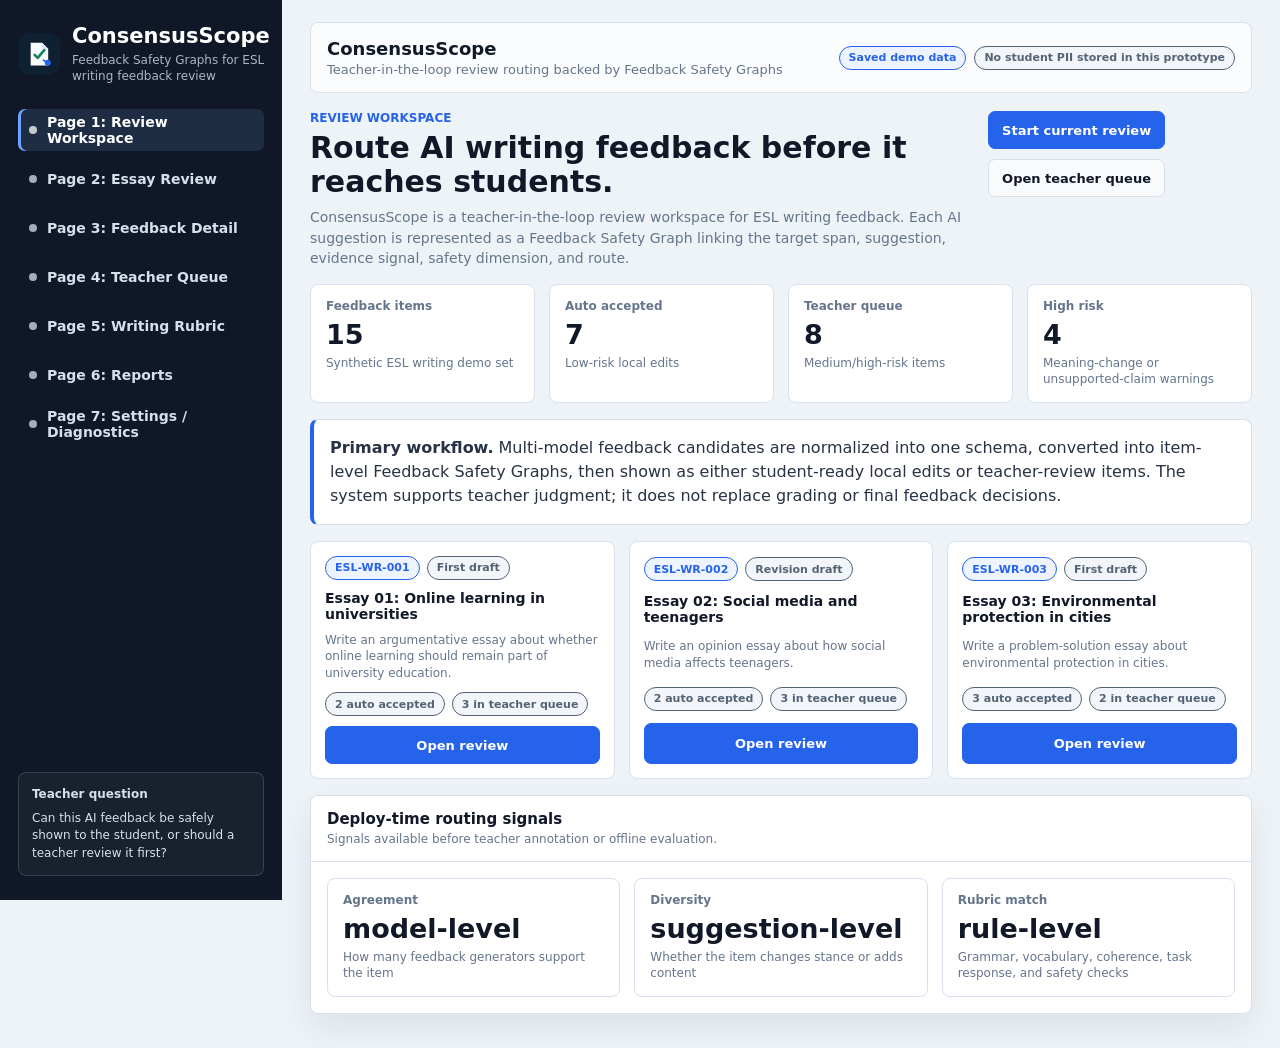
<file: ui_prototype/index.html>
<!doctype html>
<html lang="en">
<head>
  <meta charset="utf-8">
  <meta name="viewport" content="width=device-width, initial-scale=1">
  <title>ConsensusScope UI Prototype</title>
  <link rel="stylesheet" href="styles.css">
</head>
<body>
  <div class="app-shell">
    <aside class="sidebar" aria-label="Primary navigation">
      <div class="brand">
        <img class="brand__logo" src="assets/placeholder-logo.svg" alt="">
        <div>
          <div class="brand__name">ConsensusScope</div>
          <div class="brand__tagline">Feedback Safety Graphs for ESL writing feedback review</div>
        </div>
      </div>

      <nav class="side-nav" id="sideNav" aria-label="Prototype pages"></nav>

      <div class="sidebar-note">
        <strong>Teacher question</strong>
        <span>Can this AI feedback be safely shown to the student, or should a teacher review it first?</span>
      </div>
    </aside>

    <main class="main">
      <header class="top-header">
        <div>
          <div class="product-name">ConsensusScope</div>
          <div class="product-subtitle">Teacher-in-the-loop review routing backed by Feedback Safety Graphs</div>
        </div>
        <div class="top-status">
          <span class="pill pill--blue">Saved demo data</span>
          <span class="pill pill--neutral">No student PII stored in this prototype</span>
        </div>
      </header>

      <section id="viewRoot" class="view-root" aria-live="polite"></section>
    </main>
  </div>

  <div id="toast" class="toast" role="status" aria-live="polite"></div>

  <script src="app.js"></script>
</body>
</html>
</file>
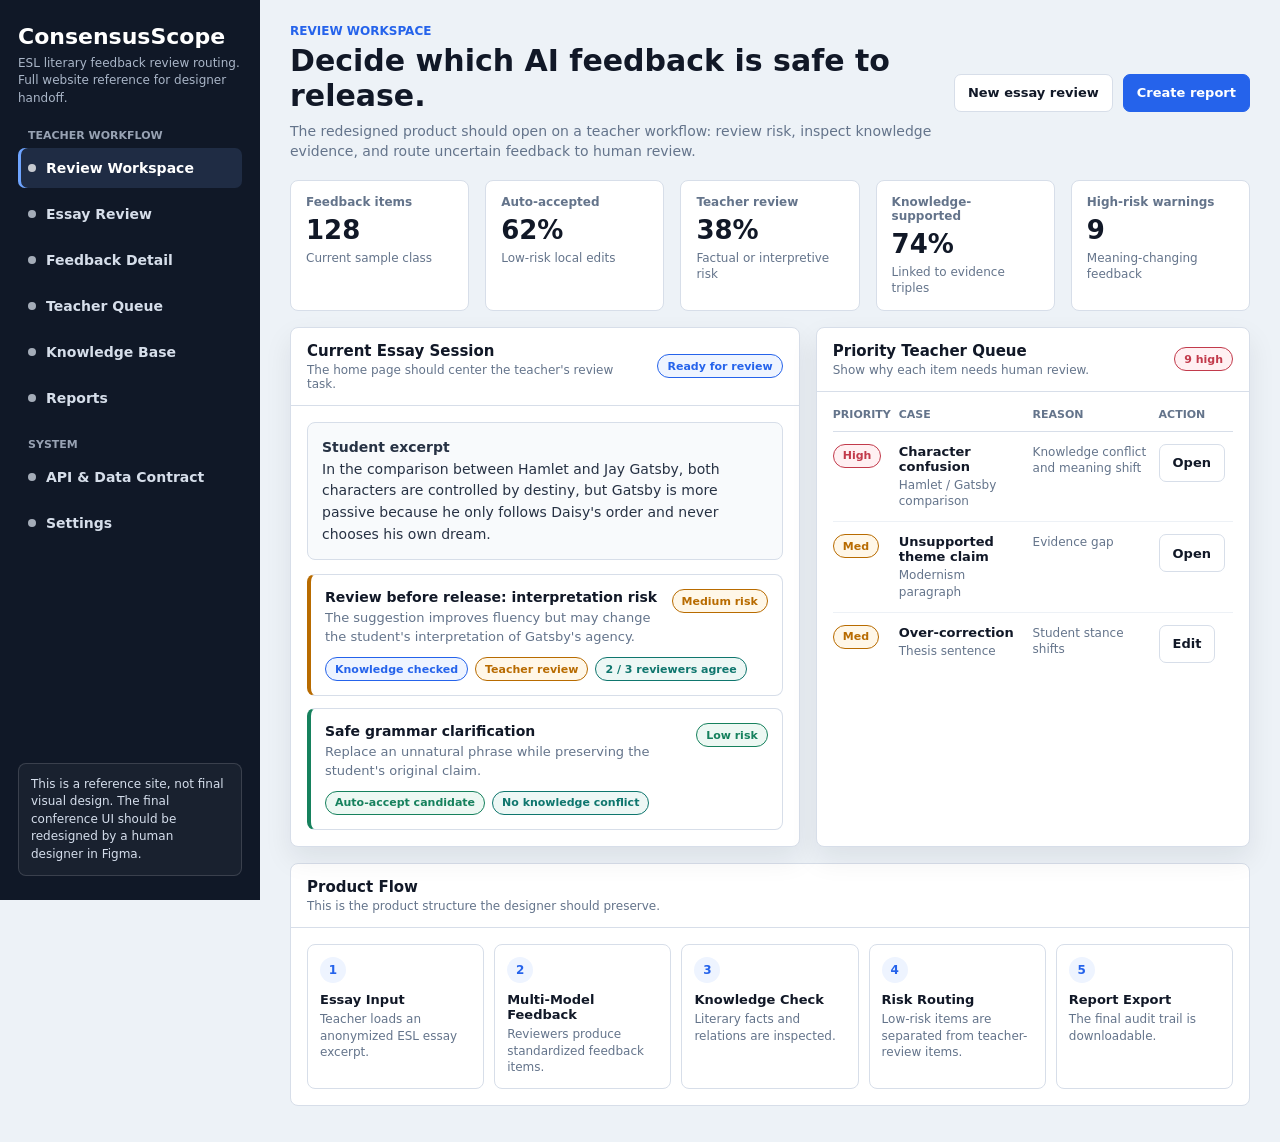
<file: docs/designer_handoff/website/index.html>
<!doctype html>
<html lang="en">
<head>
  <meta charset="utf-8">
  <meta name="viewport" content="width=device-width, initial-scale=1">
  <title>ConsensusScope | Review Workspace</title>
  <link rel="stylesheet" href="assets/css/styles.css">
</head>
<body data-page="workspace">
  <div class="mobile-top"><strong>ConsensusScope</strong><button data-menu>Menu</button></div>
  <div class="shell">
    <aside class="sidebar">
      <div class="brand">
        <div class="brand__name">ConsensusScope</div>
        <div class="brand__meta">ESL literary feedback review routing. Full website reference for designer handoff.</div>
      </div>
      <nav class="nav">
        <div class="nav__group">
          <div class="nav__label">Teacher Workflow</div>
          <a class="nav__link" data-nav="workspace" href="index.html">Review Workspace</a>
          <a class="nav__link" data-nav="essay" href="essay-review.html">Essay Review</a>
          <a class="nav__link" data-nav="detail" href="feedback-detail.html">Feedback Detail</a>
          <a class="nav__link" data-nav="queue" href="teacher-queue.html">Teacher Queue</a>
          <a class="nav__link" data-nav="knowledge" href="knowledge-base.html">Knowledge Base</a>
          <a class="nav__link" data-nav="reports" href="reports.html">Reports</a>
        </div>
        <div class="nav__group">
          <div class="nav__label">System</div>
          <a class="nav__link" data-nav="interface" href="interface.html">API & Data Contract</a>
          <a class="nav__link" data-nav="settings" href="settings.html">Settings</a>
        </div>
      </nav>
      <div class="sidebar-note">This is a reference site, not final visual design. The final conference UI should be redesigned by a human designer in Figma.</div>
    </aside>

    <main class="content">
      <header class="topbar">
        <div>
          <div class="eyebrow">Review Workspace</div>
          <h1 class="page-title">Decide which AI feedback is safe to release.</h1>
          <p class="page-copy">The redesigned product should open on a teacher workflow: review risk, inspect knowledge evidence, and route uncertain feedback to human review.</p>
        </div>
        <div class="actions">
          <a class="button" href="essay-review.html">New essay review</a>
          <a class="button primary" href="reports.html">Create report</a>
        </div>
      </header>

      <section class="grid five">
        <div class="metric"><div class="metric__label">Feedback items</div><div class="metric__value">128</div><div class="metric__note">Current sample class</div></div>
        <div class="metric"><div class="metric__label">Auto-accepted</div><div class="metric__value">62%</div><div class="metric__note">Low-risk local edits</div></div>
        <div class="metric"><div class="metric__label">Teacher review</div><div class="metric__value">38%</div><div class="metric__note">Factual or interpretive risk</div></div>
        <div class="metric"><div class="metric__label">Knowledge-supported</div><div class="metric__value">74%</div><div class="metric__note">Linked to evidence triples</div></div>
        <div class="metric"><div class="metric__label">High-risk warnings</div><div class="metric__value">9</div><div class="metric__note">Meaning-changing feedback</div></div>
      </section>

      <section class="grid two" style="margin-top:16px;">
        <article class="panel shadow">
          <div class="panel__header">
            <div><div class="panel__title">Current Essay Session</div><div class="panel__sub">The home page should center the teacher's review task.</div></div>
            <span class="chip blue">Ready for review</span>
          </div>
          <div class="panel__body">
            <div class="essay-box">
              <strong>Student excerpt</strong><br>
              In the comparison between Hamlet and Jay Gatsby, both characters are controlled by destiny, but Gatsby is more passive because he only follows Daisy's order and never chooses his own dream.
            </div>
            <div class="feedback-list">
              <div class="feedback-card medium">
                <div class="feedback-head">
                  <div><div class="feedback-title">Review before release: interpretation risk</div><div class="feedback-copy">The suggestion improves fluency but may change the student's interpretation of Gatsby's agency.</div></div>
                  <span class="chip amber">Medium risk</span>
                </div>
                <div class="chip-row"><span class="chip blue">Knowledge checked</span><span class="chip amber">Teacher review</span><span class="chip teal">2 / 3 reviewers agree</span></div>
              </div>
              <div class="feedback-card low">
                <div class="feedback-head">
                  <div><div class="feedback-title">Safe grammar clarification</div><div class="feedback-copy">Replace an unnatural phrase while preserving the student's original claim.</div></div>
                  <span class="chip green">Low risk</span>
                </div>
                <div class="chip-row"><span class="chip green">Auto-accept candidate</span><span class="chip teal">No knowledge conflict</span></div>
              </div>
            </div>
          </div>
        </article>

        <aside class="panel shadow">
          <div class="panel__header">
            <div><div class="panel__title">Priority Teacher Queue</div><div class="panel__sub">Show why each item needs human review.</div></div>
            <span class="chip red">9 high</span>
          </div>
          <div class="panel__body">
            <table>
              <thead><tr><th>Priority</th><th>Case</th><th>Reason</th><th>Action</th></tr></thead>
              <tbody>
                <tr><td><span class="chip red">High</span></td><td><div class="row-title">Character confusion</div><div class="row-sub">Hamlet / Gatsby comparison</div></td><td class="row-sub">Knowledge conflict and meaning shift</td><td><a class="button" href="feedback-detail.html">Open</a></td></tr>
                <tr><td><span class="chip amber">Med</span></td><td><div class="row-title">Unsupported theme claim</div><div class="row-sub">Modernism paragraph</div></td><td class="row-sub">Evidence gap</td><td><a class="button" href="teacher-queue.html">Open</a></td></tr>
                <tr><td><span class="chip amber">Med</span></td><td><div class="row-title">Over-correction</div><div class="row-sub">Thesis sentence</div></td><td class="row-sub">Student stance shifts</td><td><a class="button" href="feedback-detail.html">Edit</a></td></tr>
              </tbody>
            </table>
          </div>
        </aside>
      </section>

      <section class="panel" style="margin-top:16px;">
        <div class="panel__header">
          <div><div class="panel__title">Product Flow</div><div class="panel__sub">This is the product structure the designer should preserve.</div></div>
        </div>
        <div class="panel__body">
          <div class="flow">
            <div class="flow-step"><div class="flow-step__num">1</div><div class="flow-step__title">Essay Input</div><div class="flow-step__copy">Teacher loads an anonymized ESL essay excerpt.</div></div>
            <div class="flow-step"><div class="flow-step__num">2</div><div class="flow-step__title">Multi-Model Feedback</div><div class="flow-step__copy">Reviewers produce standardized feedback items.</div></div>
            <div class="flow-step"><div class="flow-step__num">3</div><div class="flow-step__title">Knowledge Check</div><div class="flow-step__copy">Literary facts and relations are inspected.</div></div>
            <div class="flow-step"><div class="flow-step__num">4</div><div class="flow-step__title">Risk Routing</div><div class="flow-step__copy">Low-risk items are separated from teacher-review items.</div></div>
            <div class="flow-step"><div class="flow-step__num">5</div><div class="flow-step__title">Report Export</div><div class="flow-step__copy">The final audit trail is downloadable.</div></div>
          </div>
        </div>
      </section>
    </main>
  </div>
  <script src="assets/js/app.js"></script>
</body>
</html>
</file>
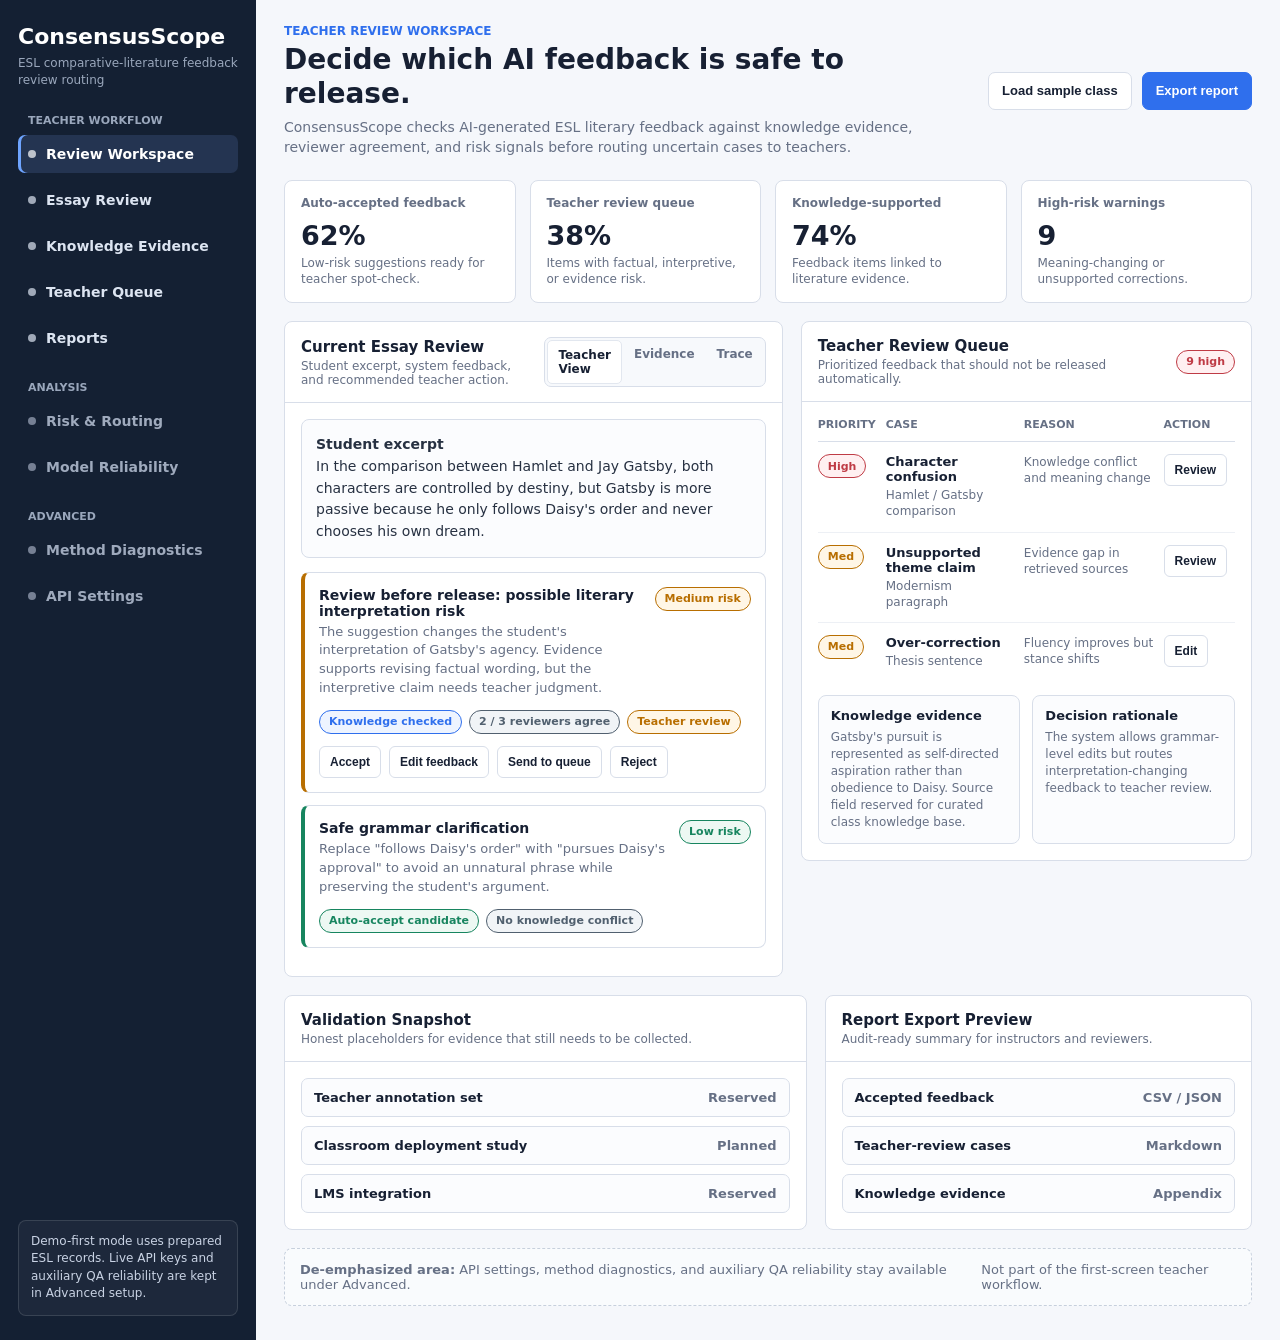
<file: docs/ui_mockup_esl_reference.html>
<!doctype html>
<html lang="en">
<head>
  <meta charset="utf-8">
  <meta name="viewport" content="width=device-width, initial-scale=1">
  <title>ConsensusScope ESL UI Reference</title>
  <style>
    :root {
      --ink: #172033;
      --muted: #667085;
      --line: #d8dee9;
      --bg: #f5f7fb;
      --panel: #ffffff;
      --nav: #142033;
      --nav-muted: #9aa7bc;
      --blue: #2f6fed;
      --green: #17855f;
      --amber: #b86e00;
      --red: #bf3b45;
      --slate: #51606f;
    }

    * {
      box-sizing: border-box;
    }

    body {
      margin: 0;
      min-height: 100vh;
      background: var(--bg);
      color: var(--ink);
      font-family: Inter, ui-sans-serif, system-ui, -apple-system, BlinkMacSystemFont, "Segoe UI", sans-serif;
      letter-spacing: 0;
    }

    .app {
      display: grid;
      grid-template-columns: 256px minmax(0, 1fr);
      min-height: 100vh;
    }

    .sidebar {
      background: var(--nav);
      color: #fff;
      padding: 24px 18px;
      display: flex;
      flex-direction: column;
      gap: 24px;
    }

    .brand {
      display: grid;
      gap: 6px;
    }

    .brand-name {
      font-size: 22px;
      font-weight: 760;
    }

    .brand-subtitle {
      color: var(--nav-muted);
      font-size: 12px;
      line-height: 1.45;
    }

    .nav-section {
      display: grid;
      gap: 8px;
    }

    .nav-label {
      color: var(--nav-muted);
      font-size: 11px;
      text-transform: uppercase;
      font-weight: 700;
      padding: 0 10px;
    }

    .nav-item {
      height: 38px;
      display: flex;
      align-items: center;
      gap: 10px;
      border-radius: 7px;
      padding: 0 10px;
      color: #dce4f1;
      font-size: 14px;
      font-weight: 560;
    }

    .nav-item.active {
      background: #243451;
      color: #ffffff;
      box-shadow: inset 3px 0 0 #6ea4ff;
    }

    .nav-item.subtle {
      color: #9faabd;
    }

    .nav-dot {
      width: 8px;
      height: 8px;
      border-radius: 999px;
      background: currentColor;
      opacity: 0.7;
      flex: 0 0 auto;
    }

    .side-note {
      margin-top: auto;
      border: 1px solid rgba(255, 255, 255, 0.12);
      border-radius: 8px;
      padding: 12px;
      color: #c9d3e4;
      font-size: 12px;
      line-height: 1.45;
      background: rgba(255, 255, 255, 0.04);
    }

    .main {
      min-width: 0;
      padding: 24px 28px 34px;
    }

    .topbar {
      display: flex;
      align-items: center;
      justify-content: space-between;
      gap: 18px;
      margin-bottom: 22px;
    }

    .eyebrow {
      color: var(--blue);
      font-size: 12px;
      font-weight: 750;
      text-transform: uppercase;
      margin-bottom: 5px;
    }

    h1 {
      font-size: 28px;
      line-height: 1.2;
      margin: 0;
      font-weight: 760;
    }

    .top-copy {
      margin: 7px 0 0;
      color: var(--muted);
      font-size: 14px;
      max-width: 780px;
      line-height: 1.45;
    }

    .top-actions {
      display: flex;
      gap: 10px;
      align-items: center;
    }

    .button {
      height: 38px;
      border-radius: 7px;
      border: 1px solid var(--line);
      background: var(--panel);
      color: var(--ink);
      padding: 0 13px;
      font-weight: 650;
      font-size: 13px;
      display: inline-flex;
      align-items: center;
      gap: 8px;
      white-space: nowrap;
    }

    .button.primary {
      background: var(--blue);
      border-color: var(--blue);
      color: #fff;
    }

    .kpi-grid {
      display: grid;
      grid-template-columns: repeat(4, minmax(0, 1fr));
      gap: 14px;
      margin-bottom: 18px;
    }

    .kpi {
      background: var(--panel);
      border: 1px solid var(--line);
      border-radius: 8px;
      padding: 15px 16px;
      min-height: 104px;
    }

    .kpi-label {
      color: var(--muted);
      font-size: 12px;
      font-weight: 680;
      margin-bottom: 10px;
    }

    .kpi-value {
      font-size: 27px;
      font-weight: 780;
      margin-bottom: 4px;
    }

    .kpi-help {
      color: var(--muted);
      font-size: 12px;
      line-height: 1.35;
    }

    .workspace {
      display: grid;
      grid-template-columns: minmax(0, 1.05fr) minmax(390px, 0.95fr);
      gap: 18px;
      align-items: start;
    }

    .panel {
      background: var(--panel);
      border: 1px solid var(--line);
      border-radius: 8px;
      overflow: hidden;
    }

    .panel-header {
      padding: 15px 16px;
      border-bottom: 1px solid var(--line);
      display: flex;
      align-items: center;
      justify-content: space-between;
      gap: 12px;
    }

    .panel-title {
      font-size: 15px;
      font-weight: 760;
    }

    .panel-subtitle {
      margin-top: 3px;
      color: var(--muted);
      font-size: 12px;
    }

    .panel-body {
      padding: 16px;
    }

    .tabs {
      display: inline-flex;
      gap: 2px;
      border: 1px solid var(--line);
      border-radius: 7px;
      padding: 2px;
      background: #f7f9fc;
    }

    .tab {
      border-radius: 5px;
      padding: 7px 10px;
      font-size: 12px;
      color: var(--muted);
      font-weight: 650;
    }

    .tab.active {
      background: #ffffff;
      color: var(--ink);
      border: 1px solid #e2e7ef;
    }

    .essay-box {
      border: 1px solid var(--line);
      border-radius: 8px;
      padding: 14px;
      background: #fbfcfe;
      line-height: 1.55;
      font-size: 14px;
      color: #273142;
      margin-bottom: 14px;
    }

    .feedback-card {
      border: 1px solid var(--line);
      border-radius: 8px;
      padding: 14px;
      margin-bottom: 12px;
      display: grid;
      gap: 12px;
    }

    .feedback-card.review {
      border-left: 4px solid var(--amber);
    }

    .feedback-card.accept {
      border-left: 4px solid var(--green);
    }

    .feedback-top {
      display: flex;
      align-items: flex-start;
      justify-content: space-between;
      gap: 12px;
    }

    .feedback-title {
      font-weight: 730;
      font-size: 14px;
      margin-bottom: 4px;
    }

    .feedback-text {
      color: var(--muted);
      font-size: 13px;
      line-height: 1.45;
    }

    .chip-row {
      display: flex;
      gap: 7px;
      flex-wrap: wrap;
      align-items: center;
    }

    .chip {
      display: inline-flex;
      align-items: center;
      height: 24px;
      border-radius: 999px;
      padding: 0 9px;
      font-size: 11px;
      font-weight: 760;
      border: 1px solid currentColor;
      background: #fff;
      white-space: nowrap;
    }

    .chip.green {
      color: var(--green);
      background: #edf8f3;
    }

    .chip.amber {
      color: var(--amber);
      background: #fff6e6;
    }

    .chip.red {
      color: var(--red);
      background: #fff0f1;
    }

    .chip.blue {
      color: var(--blue);
      background: #eef4ff;
    }

    .chip.slate {
      color: var(--slate);
      background: #f1f4f7;
    }

    .mini-actions {
      display: flex;
      gap: 8px;
      flex-wrap: wrap;
    }

    .mini-button {
      height: 32px;
      border-radius: 6px;
      padding: 0 10px;
      border: 1px solid var(--line);
      background: #ffffff;
      color: var(--ink);
      font-size: 12px;
      font-weight: 680;
    }

    .queue-table {
      width: 100%;
      border-collapse: collapse;
      font-size: 13px;
    }

    .queue-table th {
      text-align: left;
      color: var(--muted);
      font-size: 11px;
      text-transform: uppercase;
      padding: 0 10px 10px 0;
      border-bottom: 1px solid var(--line);
    }

    .queue-table td {
      vertical-align: top;
      padding: 12px 8px 12px 0;
      border-bottom: 1px solid #edf0f5;
    }

    .queue-table tr:last-child td {
      border-bottom: 0;
    }

    .queue-title {
      font-weight: 710;
      margin-bottom: 3px;
    }

    .queue-meta {
      color: var(--muted);
      font-size: 12px;
      line-height: 1.35;
    }

    .evidence-grid {
      display: grid;
      grid-template-columns: 1fr 1fr;
      gap: 12px;
      margin-top: 14px;
    }

    .evidence-card {
      border: 1px solid var(--line);
      border-radius: 8px;
      padding: 12px;
      min-height: 116px;
      background: #fbfcfe;
    }

    .evidence-title {
      font-size: 13px;
      font-weight: 760;
      margin-bottom: 6px;
    }

    .evidence-text {
      color: var(--muted);
      font-size: 12px;
      line-height: 1.42;
    }

    .lower-grid {
      display: grid;
      grid-template-columns: 1.1fr 0.9fr;
      gap: 18px;
      margin-top: 18px;
    }

    .placeholder-list {
      display: grid;
      gap: 9px;
    }

    .placeholder {
      display: flex;
      align-items: center;
      justify-content: space-between;
      gap: 12px;
      padding: 11px 12px;
      border: 1px solid var(--line);
      border-radius: 7px;
      background: #fbfcfe;
      font-size: 13px;
    }

    .placeholder span:last-child {
      color: var(--muted);
      font-weight: 650;
      white-space: nowrap;
    }

    .advanced-strip {
      margin-top: 18px;
      border: 1px dashed #c7d0dd;
      border-radius: 8px;
      padding: 13px 15px;
      color: var(--muted);
      font-size: 13px;
      display: flex;
      justify-content: space-between;
      gap: 18px;
      background: #f9fbfd;
    }

    @media (max-width: 1100px) {
      .app {
        grid-template-columns: 220px minmax(0, 1fr);
      }

      .sidebar {
        display: flex;
        padding: 20px 14px;
      }

      .brand-name {
        font-size: 18px;
      }

      .nav-item {
        font-size: 13px;
      }

      .main {
        padding: 22px 20px 30px;
      }

      .kpi-grid {
        grid-template-columns: repeat(2, minmax(0, 1fr));
      }

      .workspace,
      .lower-grid {
        grid-template-columns: 1fr;
      }

      .topbar {
        align-items: flex-start;
        flex-direction: column;
      }

      .evidence-grid {
        grid-template-columns: 1fr 1fr;
      }
    }

    @media (max-width: 760px) {
      .app {
        grid-template-columns: 1fr;
      }

      .sidebar {
        display: none;
      }

      .kpi-grid,
      .evidence-grid {
        grid-template-columns: 1fr;
      }
    }
  </style>
</head>
<body>
  <div class="app">
    <aside class="sidebar">
      <div class="brand">
        <div class="brand-name">ConsensusScope</div>
        <div class="brand-subtitle">ESL comparative-literature feedback review routing</div>
      </div>

      <nav class="nav-section" aria-label="Primary">
        <div class="nav-label">Teacher workflow</div>
        <div class="nav-item active"><span class="nav-dot"></span>Review Workspace</div>
        <div class="nav-item"><span class="nav-dot"></span>Essay Review</div>
        <div class="nav-item"><span class="nav-dot"></span>Knowledge Evidence</div>
        <div class="nav-item"><span class="nav-dot"></span>Teacher Queue</div>
        <div class="nav-item"><span class="nav-dot"></span>Reports</div>
      </nav>

      <nav class="nav-section" aria-label="Analysis">
        <div class="nav-label">Analysis</div>
        <div class="nav-item subtle"><span class="nav-dot"></span>Risk & Routing</div>
        <div class="nav-item subtle"><span class="nav-dot"></span>Model Reliability</div>
      </nav>

      <nav class="nav-section" aria-label="Advanced">
        <div class="nav-label">Advanced</div>
        <div class="nav-item subtle"><span class="nav-dot"></span>Method Diagnostics</div>
        <div class="nav-item subtle"><span class="nav-dot"></span>API Settings</div>
      </nav>

      <div class="side-note">
        Demo-first mode uses prepared ESL records. Live API keys and auxiliary QA reliability are kept in Advanced setup.
      </div>
    </aside>

    <main class="main">
      <header class="topbar">
        <div>
          <div class="eyebrow">Teacher Review Workspace</div>
          <h1>Decide which AI feedback is safe to release.</h1>
          <p class="top-copy">ConsensusScope checks AI-generated ESL literary feedback against knowledge evidence, reviewer agreement, and risk signals before routing uncertain cases to teachers.</p>
        </div>
        <div class="top-actions">
          <button class="button">Load sample class</button>
          <button class="button primary">Export report</button>
        </div>
      </header>

      <section class="kpi-grid" aria-label="Routing summary">
        <div class="kpi">
          <div class="kpi-label">Auto-accepted feedback</div>
          <div class="kpi-value">62%</div>
          <div class="kpi-help">Low-risk suggestions ready for teacher spot-check.</div>
        </div>
        <div class="kpi">
          <div class="kpi-label">Teacher review queue</div>
          <div class="kpi-value">38%</div>
          <div class="kpi-help">Items with factual, interpretive, or evidence risk.</div>
        </div>
        <div class="kpi">
          <div class="kpi-label">Knowledge-supported</div>
          <div class="kpi-value">74%</div>
          <div class="kpi-help">Feedback items linked to literature evidence.</div>
        </div>
        <div class="kpi">
          <div class="kpi-label">High-risk warnings</div>
          <div class="kpi-value">9</div>
          <div class="kpi-help">Meaning-changing or unsupported corrections.</div>
        </div>
      </section>

      <section class="workspace">
        <article class="panel">
          <div class="panel-header">
            <div>
              <div class="panel-title">Current Essay Review</div>
              <div class="panel-subtitle">Student excerpt, system feedback, and recommended teacher action.</div>
            </div>
            <div class="tabs">
              <div class="tab active">Teacher View</div>
              <div class="tab">Evidence</div>
              <div class="tab">Trace</div>
            </div>
          </div>
          <div class="panel-body">
            <div class="essay-box">
              <strong>Student excerpt</strong><br>
              In the comparison between Hamlet and Jay Gatsby, both characters are controlled by destiny, but Gatsby is more passive because he only follows Daisy's order and never chooses his own dream.
            </div>

            <div class="feedback-card review">
              <div class="feedback-top">
                <div>
                  <div class="feedback-title">Review before release: possible literary interpretation risk</div>
                  <div class="feedback-text">The suggestion changes the student's interpretation of Gatsby's agency. Evidence supports revising factual wording, but the interpretive claim needs teacher judgment.</div>
                </div>
                <span class="chip amber">Medium risk</span>
              </div>
              <div class="chip-row">
                <span class="chip blue">Knowledge checked</span>
                <span class="chip slate">2 / 3 reviewers agree</span>
                <span class="chip amber">Teacher review</span>
              </div>
              <div class="mini-actions">
                <button class="mini-button">Accept</button>
                <button class="mini-button">Edit feedback</button>
                <button class="mini-button">Send to queue</button>
                <button class="mini-button">Reject</button>
              </div>
            </div>

            <div class="feedback-card accept">
              <div class="feedback-top">
                <div>
                  <div class="feedback-title">Safe grammar clarification</div>
                  <div class="feedback-text">Replace "follows Daisy's order" with "pursues Daisy's approval" to avoid an unnatural phrase while preserving the student's argument.</div>
                </div>
                <span class="chip green">Low risk</span>
              </div>
              <div class="chip-row">
                <span class="chip green">Auto-accept candidate</span>
                <span class="chip slate">No knowledge conflict</span>
              </div>
            </div>
          </div>
        </article>

        <aside class="panel">
          <div class="panel-header">
            <div>
              <div class="panel-title">Teacher Review Queue</div>
              <div class="panel-subtitle">Prioritized feedback that should not be released automatically.</div>
            </div>
            <span class="chip red">9 high</span>
          </div>
          <div class="panel-body">
            <table class="queue-table">
              <thead>
                <tr>
                  <th>Priority</th>
                  <th>Case</th>
                  <th>Reason</th>
                  <th>Action</th>
                </tr>
              </thead>
              <tbody>
                <tr>
                  <td><span class="chip red">High</span></td>
                  <td>
                    <div class="queue-title">Character confusion</div>
                    <div class="queue-meta">Hamlet / Gatsby comparison</div>
                  </td>
                  <td class="queue-meta">Knowledge conflict and meaning change</td>
                  <td><button class="mini-button">Review</button></td>
                </tr>
                <tr>
                  <td><span class="chip amber">Med</span></td>
                  <td>
                    <div class="queue-title">Unsupported theme claim</div>
                    <div class="queue-meta">Modernism paragraph</div>
                  </td>
                  <td class="queue-meta">Evidence gap in retrieved sources</td>
                  <td><button class="mini-button">Review</button></td>
                </tr>
                <tr>
                  <td><span class="chip amber">Med</span></td>
                  <td>
                    <div class="queue-title">Over-correction</div>
                    <div class="queue-meta">Thesis sentence</div>
                  </td>
                  <td class="queue-meta">Fluency improves but stance shifts</td>
                  <td><button class="mini-button">Edit</button></td>
                </tr>
              </tbody>
            </table>

            <div class="evidence-grid">
              <div class="evidence-card">
                <div class="evidence-title">Knowledge evidence</div>
                <div class="evidence-text">Gatsby's pursuit is represented as self-directed aspiration rather than obedience to Daisy. Source field reserved for curated class knowledge base.</div>
              </div>
              <div class="evidence-card">
                <div class="evidence-title">Decision rationale</div>
                <div class="evidence-text">The system allows grammar-level edits but routes interpretation-changing feedback to teacher review.</div>
              </div>
            </div>
          </div>
        </aside>
      </section>

      <section class="lower-grid">
        <article class="panel">
          <div class="panel-header">
            <div>
              <div class="panel-title">Validation Snapshot</div>
              <div class="panel-subtitle">Honest placeholders for evidence that still needs to be collected.</div>
            </div>
          </div>
          <div class="panel-body placeholder-list">
            <div class="placeholder"><strong>Teacher annotation set</strong><span>Reserved</span></div>
            <div class="placeholder"><strong>Classroom deployment study</strong><span>Planned</span></div>
            <div class="placeholder"><strong>LMS integration</strong><span>Reserved</span></div>
          </div>
        </article>

        <article class="panel">
          <div class="panel-header">
            <div>
              <div class="panel-title">Report Export Preview</div>
              <div class="panel-subtitle">Audit-ready summary for instructors and reviewers.</div>
            </div>
          </div>
          <div class="panel-body placeholder-list">
            <div class="placeholder"><strong>Accepted feedback</strong><span>CSV / JSON</span></div>
            <div class="placeholder"><strong>Teacher-review cases</strong><span>Markdown</span></div>
            <div class="placeholder"><strong>Knowledge evidence</strong><span>Appendix</span></div>
          </div>
        </article>
      </section>

      <div class="advanced-strip">
        <span><strong>De-emphasized area:</strong> API settings, method diagnostics, and auxiliary QA reliability stay available under Advanced.</span>
        <span>Not part of the first-screen teacher workflow.</span>
      </div>
    </main>
  </div>
</body>
</html>
</file>
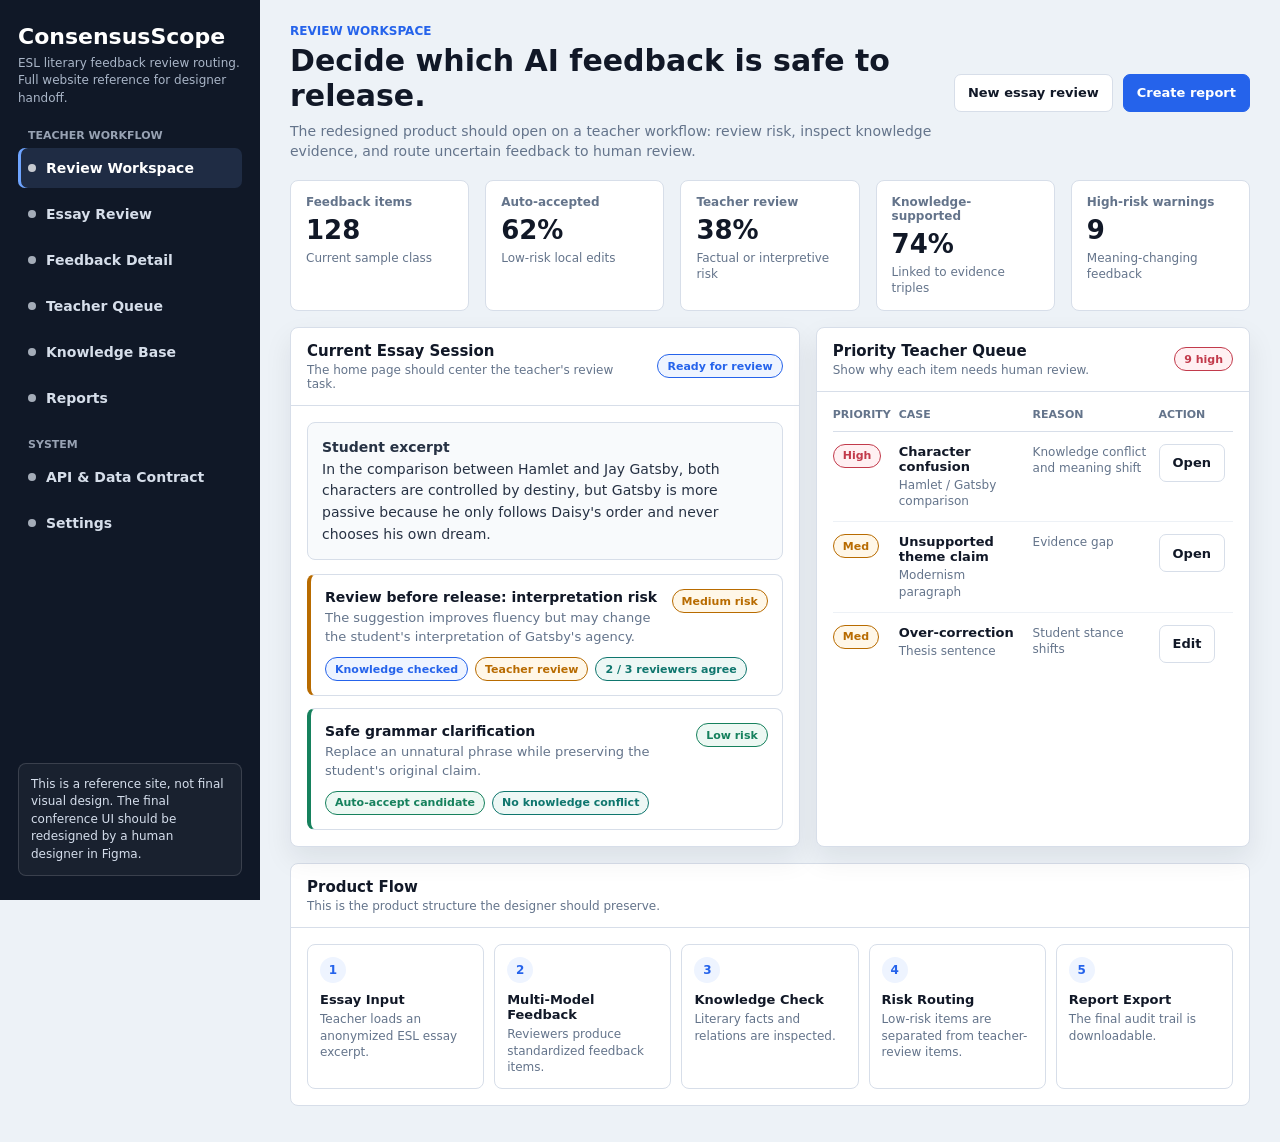
<file: docs/designer_handoff/site_reference.html>
<!doctype html>
<html lang="en">
<head>
  <meta charset="utf-8">
  <meta http-equiv="refresh" content="0; url=website/index.html">
  <meta name="viewport" content="width=device-width, initial-scale=1">
  <title>ConsensusScope Website Reference</title>
</head>
<body>
  <p>Open the full website reference: <a href="website/index.html">website/index.html</a></p>
</body>
</html>
</file>
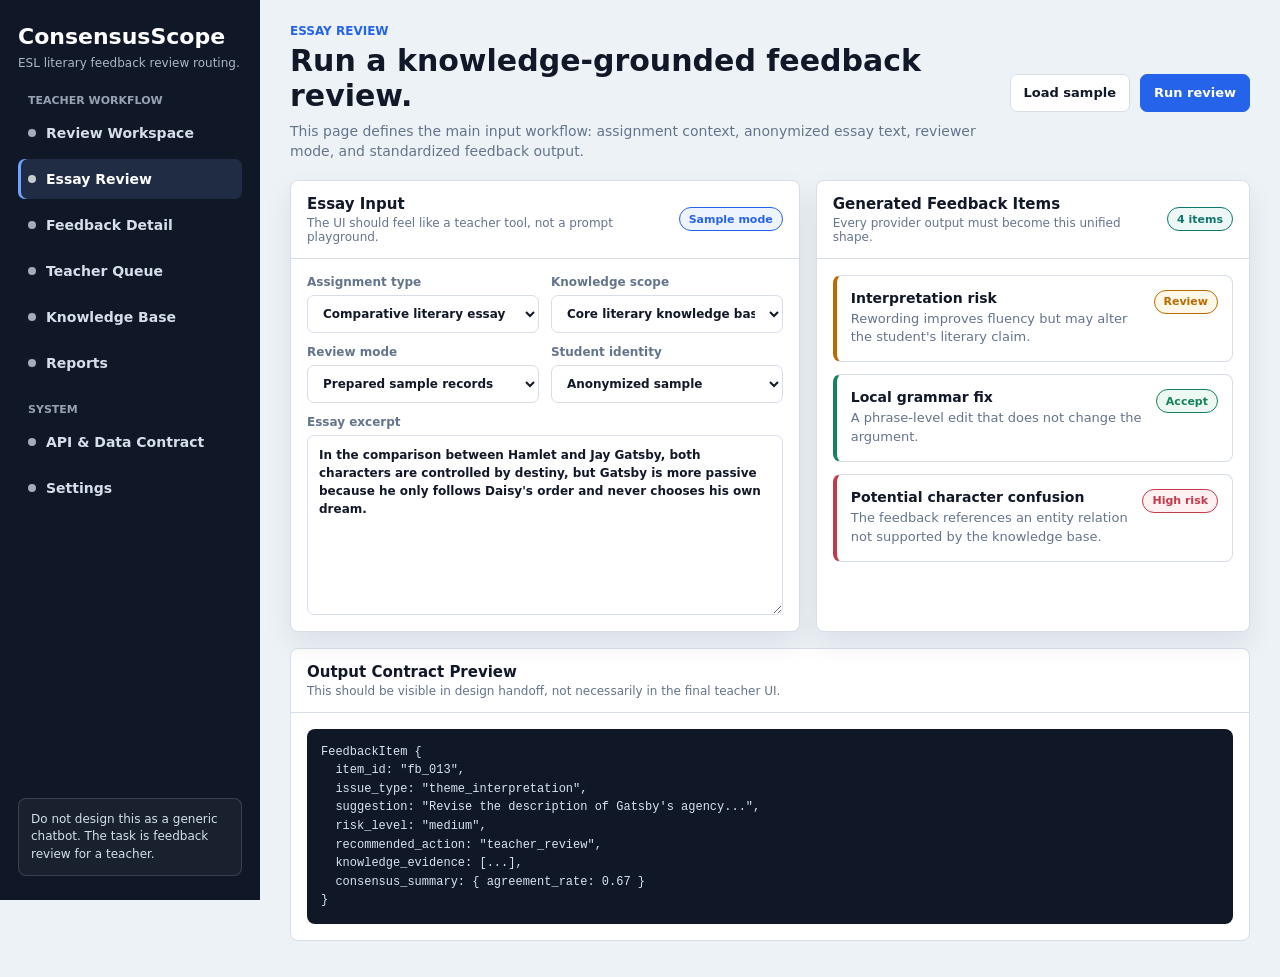
<file: docs/designer_handoff/website/essay-review.html>
<!doctype html>
<html lang="en">
<head>
  <meta charset="utf-8">
  <meta name="viewport" content="width=device-width, initial-scale=1">
  <title>ConsensusScope | Essay Review</title>
  <link rel="stylesheet" href="assets/css/styles.css">
</head>
<body data-page="essay">
  <div class="mobile-top"><strong>ConsensusScope</strong><button data-menu>Menu</button></div>
  <div class="shell">
    <aside class="sidebar">
      <div class="brand"><div class="brand__name">ConsensusScope</div><div class="brand__meta">ESL literary feedback review routing.</div></div>
      <nav class="nav">
        <div class="nav__group">
          <div class="nav__label">Teacher Workflow</div>
          <a class="nav__link" data-nav="workspace" href="index.html">Review Workspace</a>
          <a class="nav__link" data-nav="essay" href="essay-review.html">Essay Review</a>
          <a class="nav__link" data-nav="detail" href="feedback-detail.html">Feedback Detail</a>
          <a class="nav__link" data-nav="queue" href="teacher-queue.html">Teacher Queue</a>
          <a class="nav__link" data-nav="knowledge" href="knowledge-base.html">Knowledge Base</a>
          <a class="nav__link" data-nav="reports" href="reports.html">Reports</a>
        </div>
        <div class="nav__group"><div class="nav__label">System</div><a class="nav__link" data-nav="interface" href="interface.html">API & Data Contract</a><a class="nav__link" data-nav="settings" href="settings.html">Settings</a></div>
      </nav>
      <div class="sidebar-note">Do not design this as a generic chatbot. The task is feedback review for a teacher.</div>
    </aside>

    <main class="content">
      <header class="topbar">
        <div>
          <div class="eyebrow">Essay Review</div>
          <h1 class="page-title">Run a knowledge-grounded feedback review.</h1>
          <p class="page-copy">This page defines the main input workflow: assignment context, anonymized essay text, reviewer mode, and standardized feedback output.</p>
        </div>
        <div class="actions"><button class="button">Load sample</button><button class="button primary">Run review</button></div>
      </header>

      <section class="grid two">
        <article class="panel shadow">
          <div class="panel__header">
            <div><div class="panel__title">Essay Input</div><div class="panel__sub">The UI should feel like a teacher tool, not a prompt playground.</div></div>
            <span class="chip blue">Sample mode</span>
          </div>
          <div class="panel__body">
            <div class="form-grid">
              <label>Assignment type<select><option>Comparative literary essay</option><option>Close reading</option><option>Response paper</option></select></label>
              <label>Knowledge scope<select><option>Core literary knowledge base</option><option>Course-specific knowledge base</option><option>Uploaded reading list</option></select></label>
              <label>Review mode<select><option>Prepared sample records</option><option>Live API reviewers</option></select></label>
              <label>Student identity<select><option>Anonymized sample</option><option>Local hashed student id</option></select></label>
            </div>
            <div style="height:12px"></div>
            <label>Essay excerpt<textarea>In the comparison between Hamlet and Jay Gatsby, both characters are controlled by destiny, but Gatsby is more passive because he only follows Daisy's order and never chooses his own dream.</textarea></label>
          </div>
        </article>

        <aside class="panel shadow">
          <div class="panel__header">
            <div><div class="panel__title">Generated Feedback Items</div><div class="panel__sub">Every provider output must become this unified shape.</div></div>
            <span class="chip teal">4 items</span>
          </div>
          <div class="panel__body">
            <div class="feedback-list" style="margin-top:0;">
              <div class="feedback-card medium">
                <div class="feedback-head"><div><div class="feedback-title">Interpretation risk</div><div class="feedback-copy">Rewording improves fluency but may alter the student's literary claim.</div></div><span class="chip amber">Review</span></div>
              </div>
              <div class="feedback-card low">
                <div class="feedback-head"><div><div class="feedback-title">Local grammar fix</div><div class="feedback-copy">A phrase-level edit that does not change the argument.</div></div><span class="chip green">Accept</span></div>
              </div>
              <div class="feedback-card high">
                <div class="feedback-head"><div><div class="feedback-title">Potential character confusion</div><div class="feedback-copy">The feedback references an entity relation not supported by the knowledge base.</div></div><span class="chip red">High risk</span></div>
              </div>
            </div>
          </div>
        </aside>
      </section>

      <section class="panel" style="margin-top:16px;">
        <div class="panel__header"><div><div class="panel__title">Output Contract Preview</div><div class="panel__sub">This should be visible in design handoff, not necessarily in the final teacher UI.</div></div></div>
        <div class="panel__body">
          <div class="code-block">FeedbackItem {
  item_id: "fb_013",
  issue_type: "theme_interpretation",
  suggestion: "Revise the description of Gatsby's agency...",
  risk_level: "medium",
  recommended_action: "teacher_review",
  knowledge_evidence: [...],
  consensus_summary: { agreement_rate: 0.67 }
}</div>
        </div>
      </section>
    </main>
  </div>
  <script src="assets/js/app.js"></script>
</body>
</html>
</file>
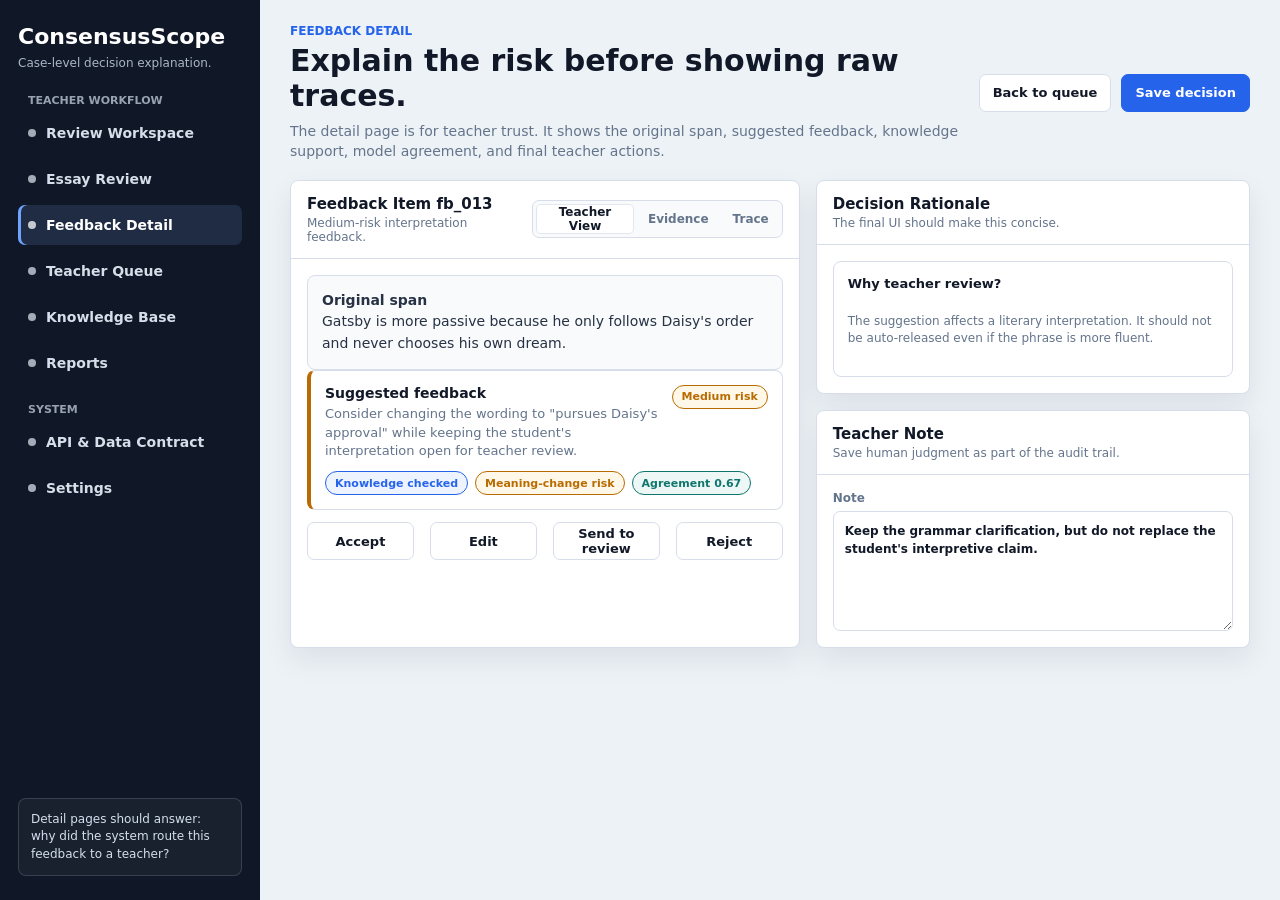
<file: docs/designer_handoff/website/feedback-detail.html>
<!doctype html>
<html lang="en">
<head>
  <meta charset="utf-8">
  <meta name="viewport" content="width=device-width, initial-scale=1">
  <title>ConsensusScope | Feedback Detail</title>
  <link rel="stylesheet" href="assets/css/styles.css">
</head>
<body data-page="detail">
  <div class="mobile-top"><strong>ConsensusScope</strong><button data-menu>Menu</button></div>
  <div class="shell">
    <aside class="sidebar">
      <div class="brand"><div class="brand__name">ConsensusScope</div><div class="brand__meta">Case-level decision explanation.</div></div>
      <nav class="nav">
        <div class="nav__group">
          <div class="nav__label">Teacher Workflow</div>
          <a class="nav__link" data-nav="workspace" href="index.html">Review Workspace</a>
          <a class="nav__link" data-nav="essay" href="essay-review.html">Essay Review</a>
          <a class="nav__link" data-nav="detail" href="feedback-detail.html">Feedback Detail</a>
          <a class="nav__link" data-nav="queue" href="teacher-queue.html">Teacher Queue</a>
          <a class="nav__link" data-nav="knowledge" href="knowledge-base.html">Knowledge Base</a>
          <a class="nav__link" data-nav="reports" href="reports.html">Reports</a>
        </div>
        <div class="nav__group"><div class="nav__label">System</div><a class="nav__link" data-nav="interface" href="interface.html">API & Data Contract</a><a class="nav__link" data-nav="settings" href="settings.html">Settings</a></div>
      </nav>
      <div class="sidebar-note">Detail pages should answer: why did the system route this feedback to a teacher?</div>
    </aside>

    <main class="content">
      <header class="topbar">
        <div>
          <div class="eyebrow">Feedback Detail</div>
          <h1 class="page-title">Explain the risk before showing raw traces.</h1>
          <p class="page-copy">The detail page is for teacher trust. It shows the original span, suggested feedback, knowledge support, model agreement, and final teacher actions.</p>
        </div>
        <div class="actions"><button class="button">Back to queue</button><button class="button primary">Save decision</button></div>
      </header>

      <section class="grid two">
        <article class="panel shadow" data-tabs>
          <div class="panel__header">
            <div><div class="panel__title">Feedback Item fb_013</div><div class="panel__sub">Medium-risk interpretation feedback.</div></div>
            <div class="tabs"><button class="tab is-active" data-tab="teacher">Teacher View</button><button class="tab" data-tab="evidence">Evidence</button><button class="tab" data-tab="trace">Trace</button></div>
          </div>
          <div class="panel__body">
            <div class="tab-panel is-active" data-tab-panel="teacher">
              <div class="essay-box"><strong>Original span</strong><br>Gatsby is more passive because he only follows Daisy's order and never chooses his own dream.</div>
              <div class="feedback-card medium">
                <div class="feedback-head">
                  <div><div class="feedback-title">Suggested feedback</div><div class="feedback-copy">Consider changing the wording to "pursues Daisy's approval" while keeping the student's interpretation open for teacher review.</div></div>
                  <span class="chip amber">Medium risk</span>
                </div>
                <div class="chip-row"><span class="chip blue">Knowledge checked</span><span class="chip amber">Meaning-change risk</span><span class="chip teal">Agreement 0.67</span></div>
              </div>
              <div class="grid four" style="margin-top:12px;">
                <button class="button">Accept</button>
                <button class="button">Edit</button>
                <button class="button">Send to review</button>
                <button class="button">Reject</button>
              </div>
            </div>
            <div class="tab-panel" data-tab-panel="evidence">
              <div class="grid two">
                <div class="card"><div class="card__title">Supported relation</div><div class="card__copy">The Great Gatsby -> central_character -> Jay Gatsby.</div><span class="chip teal">Used</span></div>
                <div class="card"><div class="card__title">Interpretive caution</div><div class="card__copy">The knowledge base supports factual context but does not settle the student's interpretation.</div><span class="chip amber">Teacher judgment</span></div>
              </div>
            </div>
            <div class="tab-panel" data-tab-panel="trace">
              <div class="status-strip">Raw model traces should be available only behind a diagnostic tab. They are useful for developers, but not the primary teacher experience.</div>
              <div style="height:12px"></div>
              <div class="code-block">consensus_summary:
  reviewer_count: 3
  agreement_rate: 0.67
  confidence_mean: 0.71
  parse_error_count: 0
  minority_warning: true</div>
            </div>
          </div>
        </article>

        <aside class="grid">
          <section class="panel shadow">
            <div class="panel__header"><div><div class="panel__title">Decision Rationale</div><div class="panel__sub">The final UI should make this concise.</div></div></div>
            <div class="panel__body">
              <div class="card"><div class="card__title">Why teacher review?</div><div class="card__copy">The suggestion affects a literary interpretation. It should not be auto-released even if the phrase is more fluent.</div></div>
            </div>
          </section>
          <section class="panel shadow">
            <div class="panel__header"><div><div class="panel__title">Teacher Note</div><div class="panel__sub">Save human judgment as part of the audit trail.</div></div></div>
            <div class="panel__body"><label>Note<textarea style="min-height:120px;">Keep the grammar clarification, but do not replace the student's interpretive claim.</textarea></label></div>
          </section>
        </aside>
      </section>
    </main>
  </div>
  <script src="assets/js/app.js"></script>
</body>
</html>
</file>
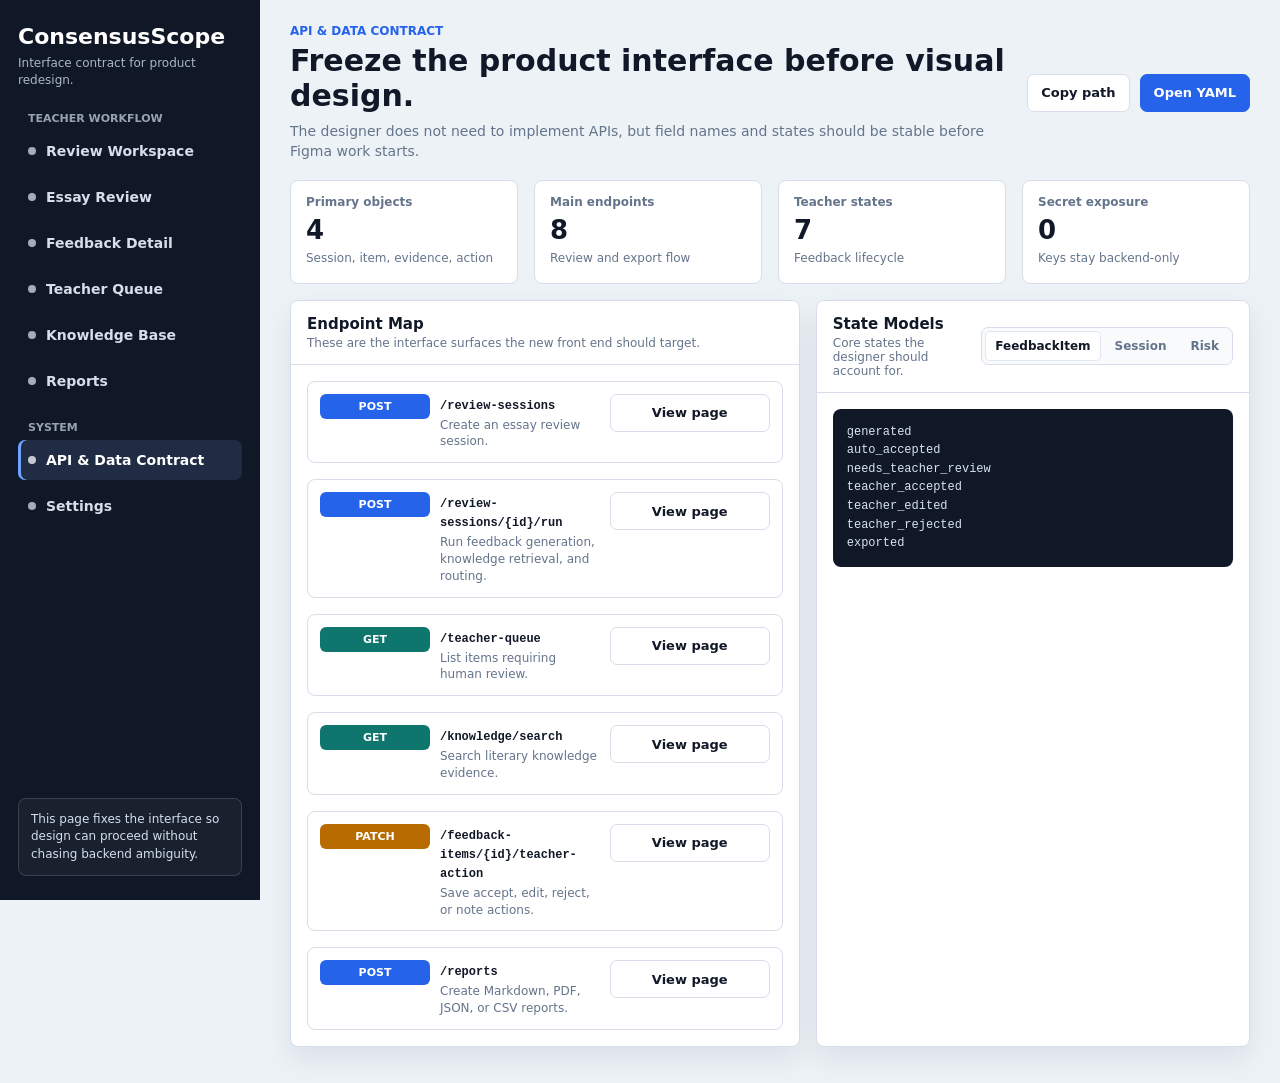
<file: docs/designer_handoff/website/interface.html>
<!doctype html>
<html lang="en">
<head>
  <meta charset="utf-8">
  <meta name="viewport" content="width=device-width, initial-scale=1">
  <title>ConsensusScope | API & Data Contract</title>
  <link rel="stylesheet" href="assets/css/styles.css">
</head>
<body data-page="interface">
  <div class="mobile-top"><strong>ConsensusScope</strong><button data-menu>Menu</button></div>
  <div class="shell">
    <aside class="sidebar">
      <div class="brand"><div class="brand__name">ConsensusScope</div><div class="brand__meta">Interface contract for product redesign.</div></div>
      <nav class="nav">
        <div class="nav__group">
          <div class="nav__label">Teacher Workflow</div>
          <a class="nav__link" data-nav="workspace" href="index.html">Review Workspace</a>
          <a class="nav__link" data-nav="essay" href="essay-review.html">Essay Review</a>
          <a class="nav__link" data-nav="detail" href="feedback-detail.html">Feedback Detail</a>
          <a class="nav__link" data-nav="queue" href="teacher-queue.html">Teacher Queue</a>
          <a class="nav__link" data-nav="knowledge" href="knowledge-base.html">Knowledge Base</a>
          <a class="nav__link" data-nav="reports" href="reports.html">Reports</a>
        </div>
        <div class="nav__group"><div class="nav__label">System</div><a class="nav__link" data-nav="interface" href="interface.html">API & Data Contract</a><a class="nav__link" data-nav="settings" href="settings.html">Settings</a></div>
      </nav>
      <div class="sidebar-note">This page fixes the interface so design can proceed without chasing backend ambiguity.</div>
    </aside>

    <main class="content">
      <header class="topbar">
        <div>
          <div class="eyebrow">API & Data Contract</div>
          <h1 class="page-title">Freeze the product interface before visual design.</h1>
          <p class="page-copy">The designer does not need to implement APIs, but field names and states should be stable before Figma work starts.</p>
        </div>
        <div class="actions">
          <button class="button" data-copy="../consensusscope_api_contract.yaml">Copy path</button>
          <a class="button primary" href="../consensusscope_api_contract.yaml">Open YAML</a>
        </div>
      </header>

      <section class="grid four">
        <div class="metric"><div class="metric__label">Primary objects</div><div class="metric__value">4</div><div class="metric__note">Session, item, evidence, action</div></div>
        <div class="metric"><div class="metric__label">Main endpoints</div><div class="metric__value">8</div><div class="metric__note">Review and export flow</div></div>
        <div class="metric"><div class="metric__label">Teacher states</div><div class="metric__value">7</div><div class="metric__note">Feedback lifecycle</div></div>
        <div class="metric"><div class="metric__label">Secret exposure</div><div class="metric__value">0</div><div class="metric__note">Keys stay backend-only</div></div>
      </section>

      <section class="grid two" style="margin-top:16px;">
        <article class="panel shadow">
          <div class="panel__header"><div><div class="panel__title">Endpoint Map</div><div class="panel__sub">These are the interface surfaces the new front end should target.</div></div></div>
          <div class="panel__body grid">
            <div class="endpoint"><div class="method post">POST</div><div><code>/review-sessions</code><p>Create an essay review session.</p></div><a class="button" href="essay-review.html">View page</a></div>
            <div class="endpoint"><div class="method post">POST</div><div><code>/review-sessions/{id}/run</code><p>Run feedback generation, knowledge retrieval, and routing.</p></div><a class="button" href="essay-review.html">View page</a></div>
            <div class="endpoint"><div class="method">GET</div><div><code>/teacher-queue</code><p>List items requiring human review.</p></div><a class="button" href="teacher-queue.html">View page</a></div>
            <div class="endpoint"><div class="method">GET</div><div><code>/knowledge/search</code><p>Search literary knowledge evidence.</p></div><a class="button" href="knowledge-base.html">View page</a></div>
            <div class="endpoint"><div class="method patch">PATCH</div><div><code>/feedback-items/{id}/teacher-action</code><p>Save accept, edit, reject, or note actions.</p></div><a class="button" href="feedback-detail.html">View page</a></div>
            <div class="endpoint"><div class="method post">POST</div><div><code>/reports</code><p>Create Markdown, PDF, JSON, or CSV reports.</p></div><a class="button" href="reports.html">View page</a></div>
          </div>
        </article>

        <aside class="panel shadow" data-tabs>
          <div class="panel__header">
            <div><div class="panel__title">State Models</div><div class="panel__sub">Core states the designer should account for.</div></div>
            <div class="tabs"><button class="tab is-active" data-tab="item">FeedbackItem</button><button class="tab" data-tab="session">Session</button><button class="tab" data-tab="risk">Risk</button></div>
          </div>
          <div class="panel__body">
            <div class="tab-panel is-active" data-tab-panel="item">
              <div class="code-block">generated
auto_accepted
needs_teacher_review
teacher_accepted
teacher_edited
teacher_rejected
exported</div>
            </div>
            <div class="tab-panel" data-tab-panel="session">
              <div class="code-block">draft
running
ready_for_review
partially_reviewed
reviewed
exported</div>
            </div>
            <div class="tab-panel" data-tab-panel="risk">
              <div class="code-block">low
medium
high

Show deploy-time signals:
- agreement rate
- evidence status
- meaning-change risk
- parse errors

Do not show gold-label diagnostics as live facts.</div>
            </div>
          </div>
        </aside>
      </section>
    </main>
  </div>
  <script src="assets/js/app.js"></script>
</body>
</html>
</file>
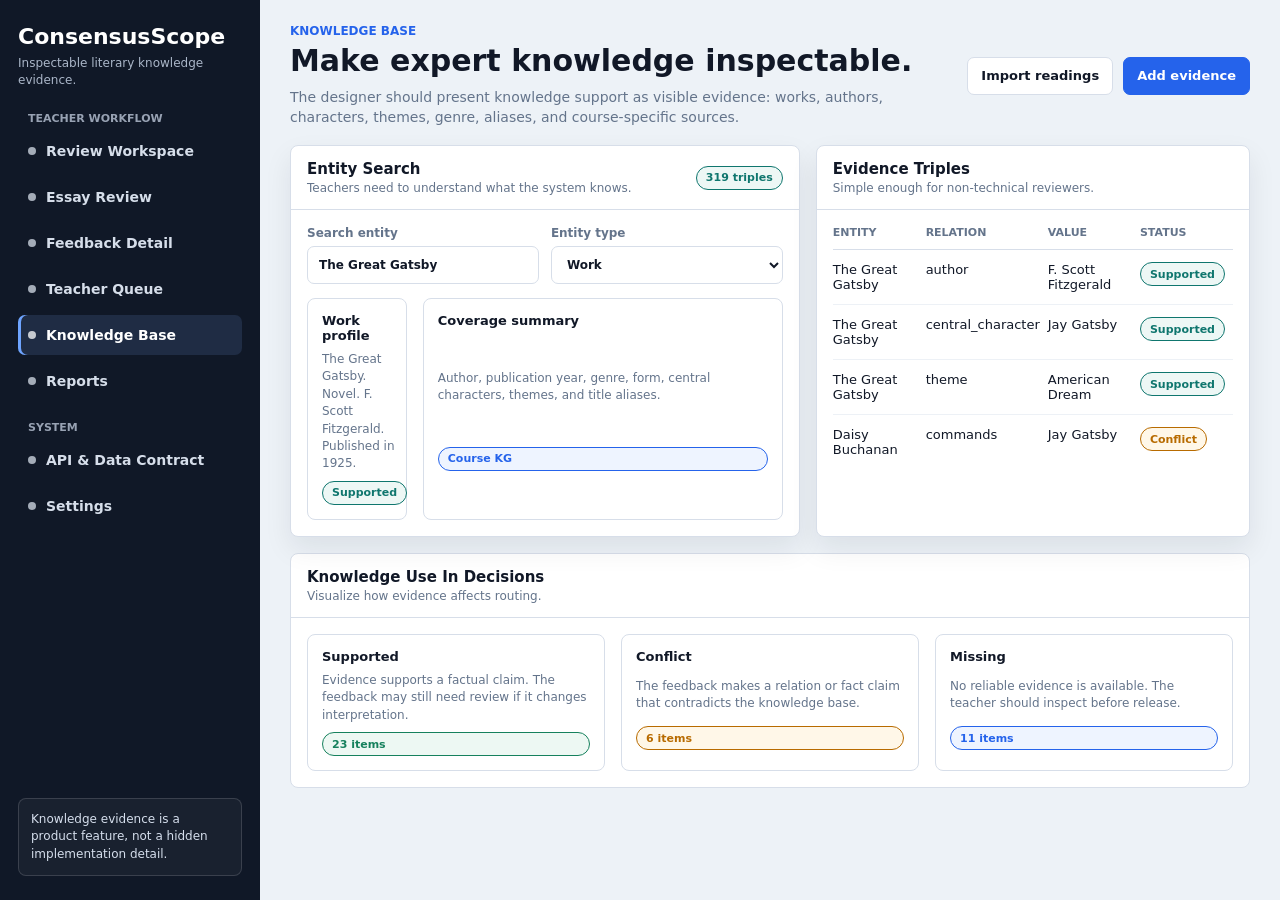
<file: docs/designer_handoff/website/knowledge-base.html>
<!doctype html>
<html lang="en">
<head>
  <meta charset="utf-8">
  <meta name="viewport" content="width=device-width, initial-scale=1">
  <title>ConsensusScope | Knowledge Base</title>
  <link rel="stylesheet" href="assets/css/styles.css">
</head>
<body data-page="knowledge">
  <div class="mobile-top"><strong>ConsensusScope</strong><button data-menu>Menu</button></div>
  <div class="shell">
    <aside class="sidebar">
      <div class="brand"><div class="brand__name">ConsensusScope</div><div class="brand__meta">Inspectable literary knowledge evidence.</div></div>
      <nav class="nav">
        <div class="nav__group">
          <div class="nav__label">Teacher Workflow</div>
          <a class="nav__link" data-nav="workspace" href="index.html">Review Workspace</a>
          <a class="nav__link" data-nav="essay" href="essay-review.html">Essay Review</a>
          <a class="nav__link" data-nav="detail" href="feedback-detail.html">Feedback Detail</a>
          <a class="nav__link" data-nav="queue" href="teacher-queue.html">Teacher Queue</a>
          <a class="nav__link" data-nav="knowledge" href="knowledge-base.html">Knowledge Base</a>
          <a class="nav__link" data-nav="reports" href="reports.html">Reports</a>
        </div>
        <div class="nav__group"><div class="nav__label">System</div><a class="nav__link" data-nav="interface" href="interface.html">API & Data Contract</a><a class="nav__link" data-nav="settings" href="settings.html">Settings</a></div>
      </nav>
      <div class="sidebar-note">Knowledge evidence is a product feature, not a hidden implementation detail.</div>
    </aside>

    <main class="content">
      <header class="topbar">
        <div>
          <div class="eyebrow">Knowledge Base</div>
          <h1 class="page-title">Make expert knowledge inspectable.</h1>
          <p class="page-copy">The designer should present knowledge support as visible evidence: works, authors, characters, themes, genre, aliases, and course-specific sources.</p>
        </div>
        <div class="actions"><button class="button">Import readings</button><button class="button primary">Add evidence</button></div>
      </header>

      <section class="grid two">
        <article class="panel shadow">
          <div class="panel__header"><div><div class="panel__title">Entity Search</div><div class="panel__sub">Teachers need to understand what the system knows.</div></div><span class="chip teal">319 triples</span></div>
          <div class="panel__body">
            <div class="form-grid">
              <label>Search entity<input value="The Great Gatsby"></label>
              <label>Entity type<select><option>Work</option><option>Author</option><option>Character</option><option>Theme</option></select></label>
            </div>
            <div style="height:14px"></div>
            <div class="grid two">
              <div class="card"><div class="card__title">Work profile</div><div class="card__copy">The Great Gatsby. Novel. F. Scott Fitzgerald. Published in 1925.</div><span class="chip teal">Supported</span></div>
              <div class="card"><div class="card__title">Coverage summary</div><div class="card__copy">Author, publication year, genre, form, central characters, themes, and title aliases.</div><span class="chip blue">Course KG</span></div>
            </div>
          </div>
        </article>

        <aside class="panel shadow">
          <div class="panel__header"><div><div class="panel__title">Evidence Triples</div><div class="panel__sub">Simple enough for non-technical reviewers.</div></div></div>
          <div class="panel__body">
            <table>
              <thead><tr><th>Entity</th><th>Relation</th><th>Value</th><th>Status</th></tr></thead>
              <tbody>
                <tr><td>The Great Gatsby</td><td>author</td><td>F. Scott Fitzgerald</td><td><span class="chip teal">Supported</span></td></tr>
                <tr><td>The Great Gatsby</td><td>central_character</td><td>Jay Gatsby</td><td><span class="chip teal">Supported</span></td></tr>
                <tr><td>The Great Gatsby</td><td>theme</td><td>American Dream</td><td><span class="chip teal">Supported</span></td></tr>
                <tr><td>Daisy Buchanan</td><td>commands</td><td>Jay Gatsby</td><td><span class="chip amber">Conflict</span></td></tr>
              </tbody>
            </table>
          </div>
        </aside>
      </section>

      <section class="panel" style="margin-top:16px;">
        <div class="panel__header"><div><div class="panel__title">Knowledge Use In Decisions</div><div class="panel__sub">Visualize how evidence affects routing.</div></div></div>
        <div class="panel__body grid three">
          <div class="card"><div class="card__title">Supported</div><div class="card__copy">Evidence supports a factual claim. The feedback may still need review if it changes interpretation.</div><span class="chip green">23 items</span></div>
          <div class="card"><div class="card__title">Conflict</div><div class="card__copy">The feedback makes a relation or fact claim that contradicts the knowledge base.</div><span class="chip amber">6 items</span></div>
          <div class="card"><div class="card__title">Missing</div><div class="card__copy">No reliable evidence is available. The teacher should inspect before release.</div><span class="chip blue">11 items</span></div>
        </div>
      </section>
    </main>
  </div>
  <script src="assets/js/app.js"></script>
</body>
</html>
</file>
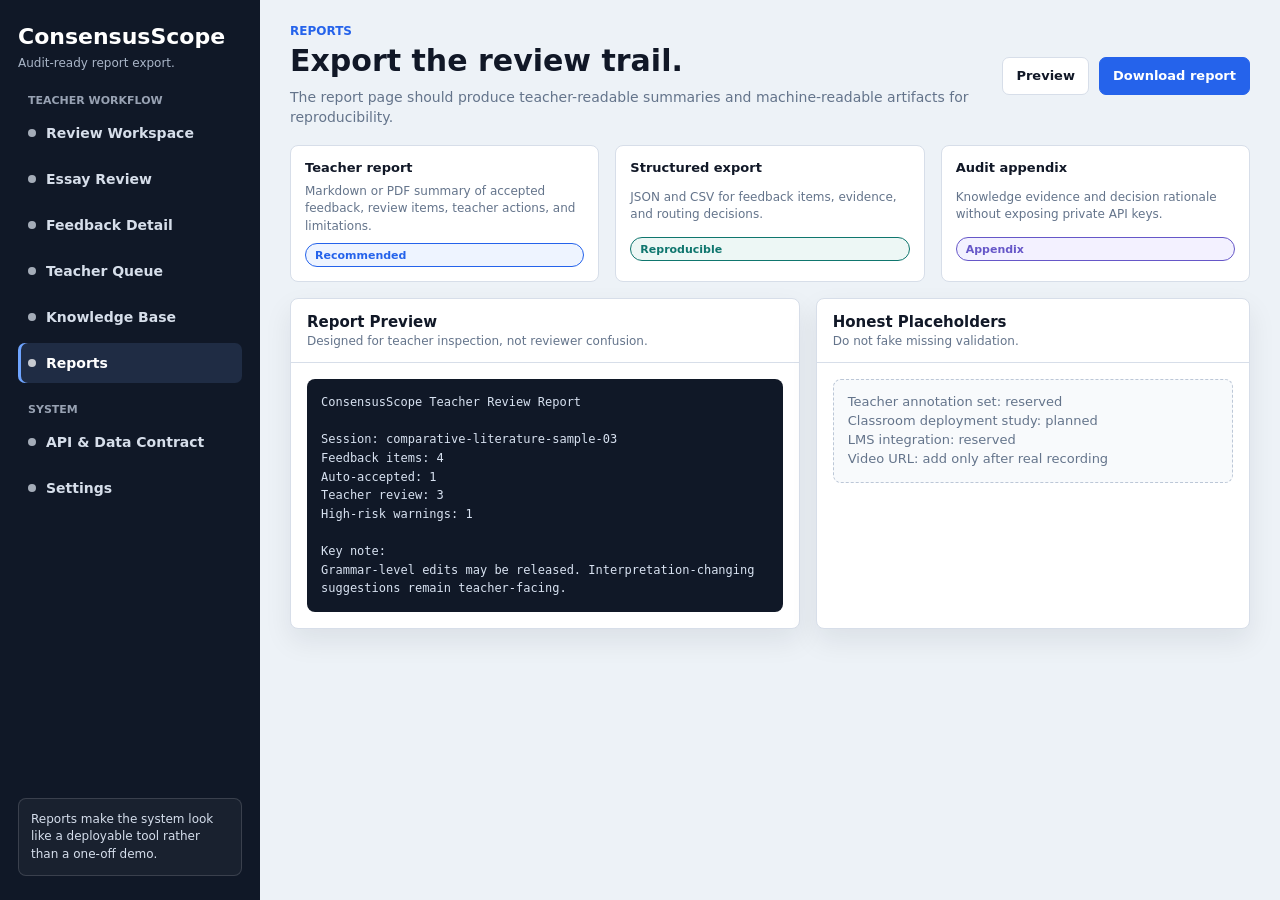
<file: docs/designer_handoff/website/reports.html>
<!doctype html>
<html lang="en">
<head>
  <meta charset="utf-8">
  <meta name="viewport" content="width=device-width, initial-scale=1">
  <title>ConsensusScope | Reports</title>
  <link rel="stylesheet" href="assets/css/styles.css">
</head>
<body data-page="reports">
  <div class="mobile-top"><strong>ConsensusScope</strong><button data-menu>Menu</button></div>
  <div class="shell">
    <aside class="sidebar">
      <div class="brand"><div class="brand__name">ConsensusScope</div><div class="brand__meta">Audit-ready report export.</div></div>
      <nav class="nav">
        <div class="nav__group">
          <div class="nav__label">Teacher Workflow</div>
          <a class="nav__link" data-nav="workspace" href="index.html">Review Workspace</a>
          <a class="nav__link" data-nav="essay" href="essay-review.html">Essay Review</a>
          <a class="nav__link" data-nav="detail" href="feedback-detail.html">Feedback Detail</a>
          <a class="nav__link" data-nav="queue" href="teacher-queue.html">Teacher Queue</a>
          <a class="nav__link" data-nav="knowledge" href="knowledge-base.html">Knowledge Base</a>
          <a class="nav__link" data-nav="reports" href="reports.html">Reports</a>
        </div>
        <div class="nav__group"><div class="nav__label">System</div><a class="nav__link" data-nav="interface" href="interface.html">API & Data Contract</a><a class="nav__link" data-nav="settings" href="settings.html">Settings</a></div>
      </nav>
      <div class="sidebar-note">Reports make the system look like a deployable tool rather than a one-off demo.</div>
    </aside>

    <main class="content">
      <header class="topbar">
        <div>
          <div class="eyebrow">Reports</div>
          <h1 class="page-title">Export the review trail.</h1>
          <p class="page-copy">The report page should produce teacher-readable summaries and machine-readable artifacts for reproducibility.</p>
        </div>
        <div class="actions"><button class="button">Preview</button><button class="button primary">Download report</button></div>
      </header>

      <section class="grid three">
        <div class="card"><div class="card__title">Teacher report</div><div class="card__copy">Markdown or PDF summary of accepted feedback, review items, teacher actions, and limitations.</div><span class="chip blue">Recommended</span></div>
        <div class="card"><div class="card__title">Structured export</div><div class="card__copy">JSON and CSV for feedback items, evidence, and routing decisions.</div><span class="chip teal">Reproducible</span></div>
        <div class="card"><div class="card__title">Audit appendix</div><div class="card__copy">Knowledge evidence and decision rationale without exposing private API keys.</div><span class="chip violet">Appendix</span></div>
      </section>

      <section class="grid two" style="margin-top:16px;">
        <article class="panel shadow">
          <div class="panel__header"><div><div class="panel__title">Report Preview</div><div class="panel__sub">Designed for teacher inspection, not reviewer confusion.</div></div></div>
          <div class="panel__body">
            <div class="code-block">ConsensusScope Teacher Review Report

Session: comparative-literature-sample-03
Feedback items: 4
Auto-accepted: 1
Teacher review: 3
High-risk warnings: 1

Key note:
Grammar-level edits may be released. Interpretation-changing suggestions remain teacher-facing.</div>
          </div>
        </article>
        <aside class="panel shadow">
          <div class="panel__header"><div><div class="panel__title">Honest Placeholders</div><div class="panel__sub">Do not fake missing validation.</div></div></div>
          <div class="panel__body">
            <div class="status-strip">Teacher annotation set: reserved<br>Classroom deployment study: planned<br>LMS integration: reserved<br>Video URL: add only after real recording</div>
          </div>
        </aside>
      </section>
    </main>
  </div>
  <script src="assets/js/app.js"></script>
</body>
</html>
</file>
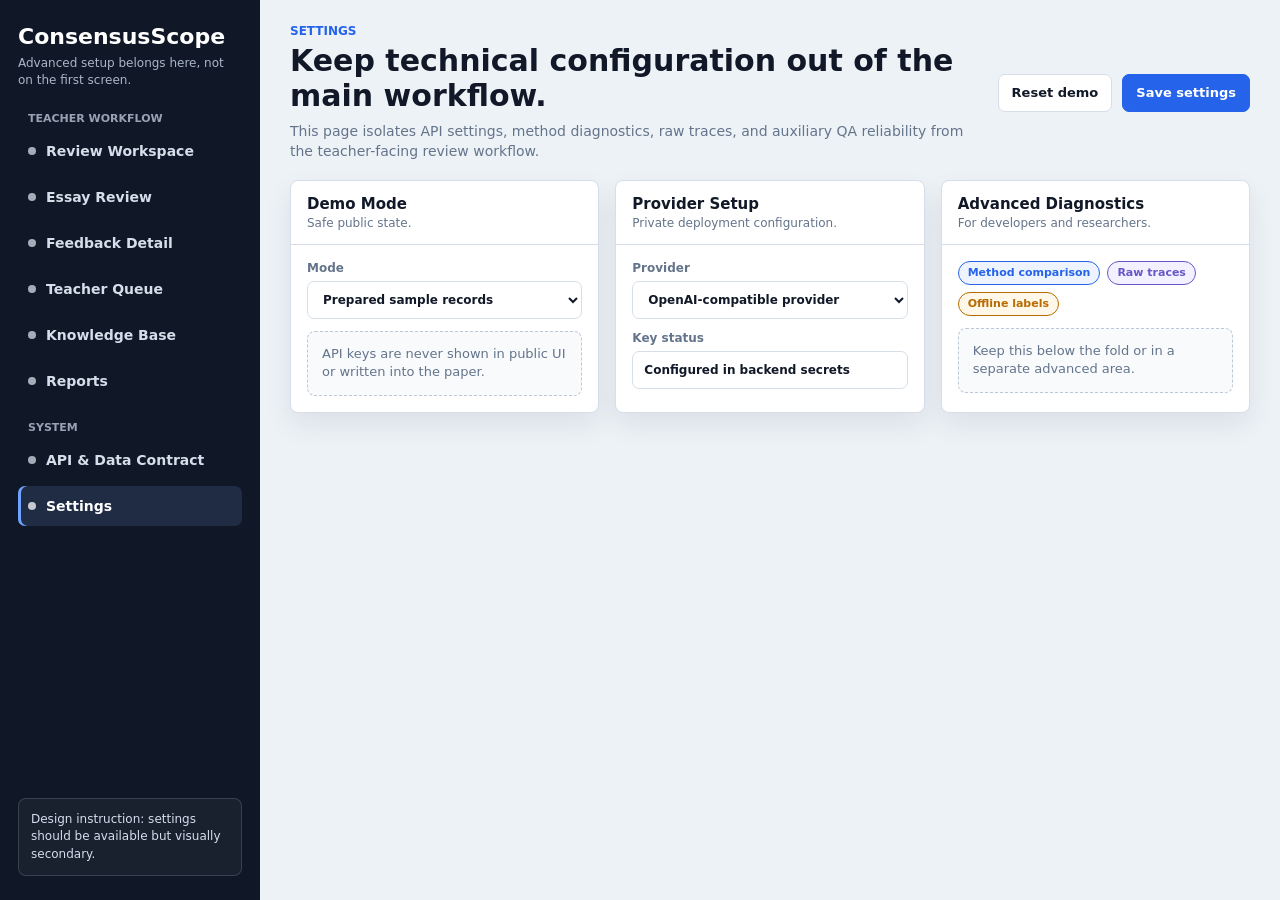
<file: docs/designer_handoff/website/settings.html>
<!doctype html>
<html lang="en">
<head>
  <meta charset="utf-8">
  <meta name="viewport" content="width=device-width, initial-scale=1">
  <title>ConsensusScope | Settings</title>
  <link rel="stylesheet" href="assets/css/styles.css">
</head>
<body data-page="settings">
  <div class="mobile-top"><strong>ConsensusScope</strong><button data-menu>Menu</button></div>
  <div class="shell">
    <aside class="sidebar">
      <div class="brand"><div class="brand__name">ConsensusScope</div><div class="brand__meta">Advanced setup belongs here, not on the first screen.</div></div>
      <nav class="nav">
        <div class="nav__group">
          <div class="nav__label">Teacher Workflow</div>
          <a class="nav__link" data-nav="workspace" href="index.html">Review Workspace</a>
          <a class="nav__link" data-nav="essay" href="essay-review.html">Essay Review</a>
          <a class="nav__link" data-nav="detail" href="feedback-detail.html">Feedback Detail</a>
          <a class="nav__link" data-nav="queue" href="teacher-queue.html">Teacher Queue</a>
          <a class="nav__link" data-nav="knowledge" href="knowledge-base.html">Knowledge Base</a>
          <a class="nav__link" data-nav="reports" href="reports.html">Reports</a>
        </div>
        <div class="nav__group"><div class="nav__label">System</div><a class="nav__link" data-nav="interface" href="interface.html">API & Data Contract</a><a class="nav__link" data-nav="settings" href="settings.html">Settings</a></div>
      </nav>
      <div class="sidebar-note">Design instruction: settings should be available but visually secondary.</div>
    </aside>

    <main class="content">
      <header class="topbar">
        <div>
          <div class="eyebrow">Settings</div>
          <h1 class="page-title">Keep technical configuration out of the main workflow.</h1>
          <p class="page-copy">This page isolates API settings, method diagnostics, raw traces, and auxiliary QA reliability from the teacher-facing review workflow.</p>
        </div>
        <div class="actions"><button class="button">Reset demo</button><button class="button primary">Save settings</button></div>
      </header>

      <section class="grid three">
        <div class="panel shadow">
          <div class="panel__header"><div><div class="panel__title">Demo Mode</div><div class="panel__sub">Safe public state.</div></div></div>
          <div class="panel__body">
            <label>Mode<select><option>Prepared sample records</option><option>Live API reviewers</option></select></label>
            <div style="height:12px"></div>
            <div class="status-strip">API keys are never shown in public UI or written into the paper.</div>
          </div>
        </div>
        <div class="panel shadow">
          <div class="panel__header"><div><div class="panel__title">Provider Setup</div><div class="panel__sub">Private deployment configuration.</div></div></div>
          <div class="panel__body">
            <label>Provider<select><option>OpenAI-compatible provider</option><option>Local sample records</option></select></label>
            <div style="height:12px"></div>
            <label>Key status<input value="Configured in backend secrets" readonly></label>
          </div>
        </div>
        <div class="panel shadow">
          <div class="panel__header"><div><div class="panel__title">Advanced Diagnostics</div><div class="panel__sub">For developers and researchers.</div></div></div>
          <div class="panel__body">
            <div class="chip-row"><span class="chip blue">Method comparison</span><span class="chip violet">Raw traces</span><span class="chip amber">Offline labels</span></div>
            <div style="height:12px"></div>
            <div class="status-strip">Keep this below the fold or in a separate advanced area.</div>
          </div>
        </div>
      </section>
    </main>
  </div>
  <script src="assets/js/app.js"></script>
</body>
</html>
</file>
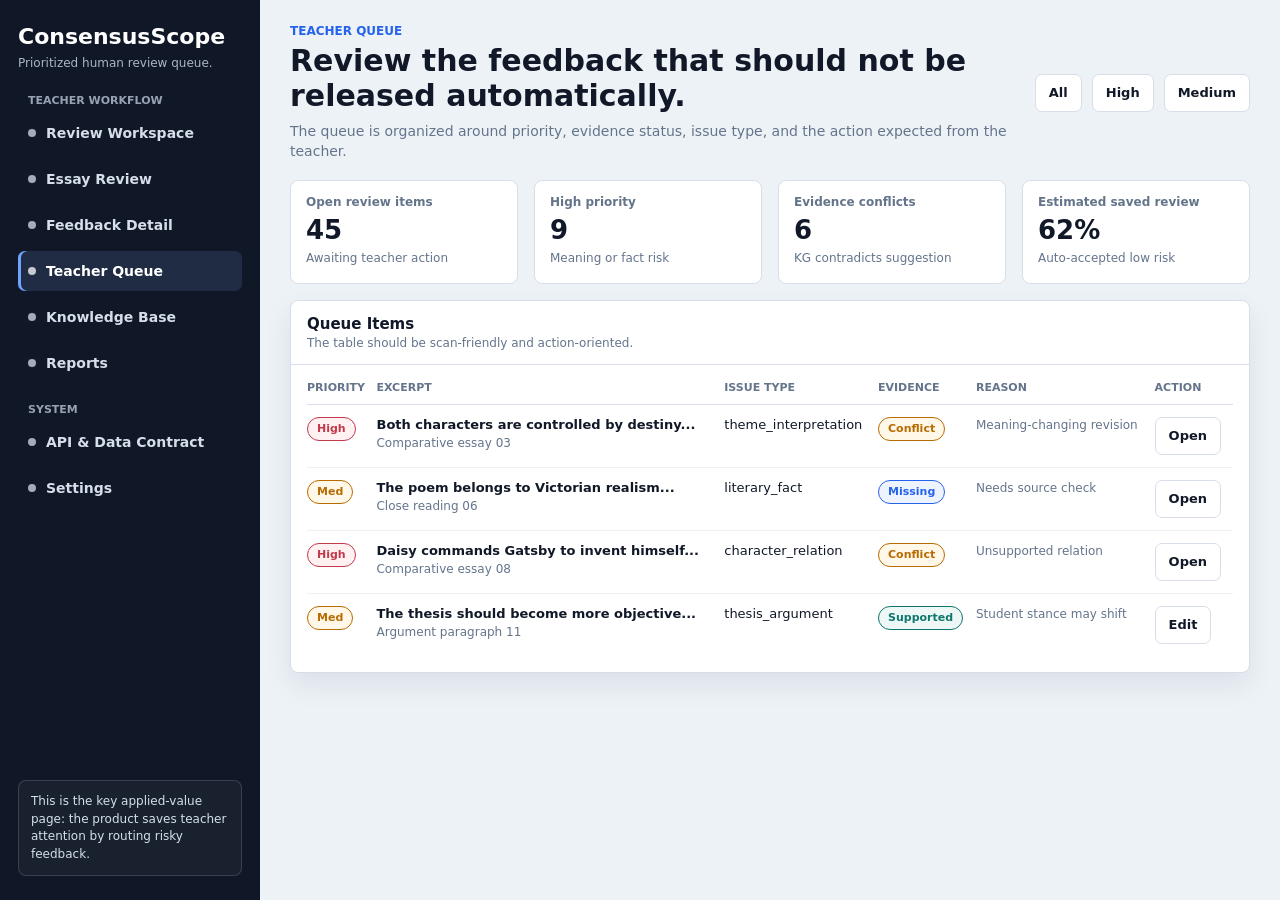
<file: docs/designer_handoff/website/teacher-queue.html>
<!doctype html>
<html lang="en">
<head>
  <meta charset="utf-8">
  <meta name="viewport" content="width=device-width, initial-scale=1">
  <title>ConsensusScope | Teacher Queue</title>
  <link rel="stylesheet" href="assets/css/styles.css">
</head>
<body data-page="queue">
  <div class="mobile-top"><strong>ConsensusScope</strong><button data-menu>Menu</button></div>
  <div class="shell">
    <aside class="sidebar">
      <div class="brand"><div class="brand__name">ConsensusScope</div><div class="brand__meta">Prioritized human review queue.</div></div>
      <nav class="nav">
        <div class="nav__group">
          <div class="nav__label">Teacher Workflow</div>
          <a class="nav__link" data-nav="workspace" href="index.html">Review Workspace</a>
          <a class="nav__link" data-nav="essay" href="essay-review.html">Essay Review</a>
          <a class="nav__link" data-nav="detail" href="feedback-detail.html">Feedback Detail</a>
          <a class="nav__link" data-nav="queue" href="teacher-queue.html">Teacher Queue</a>
          <a class="nav__link" data-nav="knowledge" href="knowledge-base.html">Knowledge Base</a>
          <a class="nav__link" data-nav="reports" href="reports.html">Reports</a>
        </div>
        <div class="nav__group"><div class="nav__label">System</div><a class="nav__link" data-nav="interface" href="interface.html">API & Data Contract</a><a class="nav__link" data-nav="settings" href="settings.html">Settings</a></div>
      </nav>
      <div class="sidebar-note">This is the key applied-value page: the product saves teacher attention by routing risky feedback.</div>
    </aside>
    <main class="content">
      <header class="topbar">
        <div>
          <div class="eyebrow">Teacher Queue</div>
          <h1 class="page-title">Review the feedback that should not be released automatically.</h1>
          <p class="page-copy">The queue is organized around priority, evidence status, issue type, and the action expected from the teacher.</p>
        </div>
        <div class="actions"><button class="button" data-filter="all">All</button><button class="button" data-filter="high">High</button><button class="button" data-filter="medium">Medium</button></div>
      </header>

      <section class="grid four">
        <div class="metric"><div class="metric__label">Open review items</div><div class="metric__value">45</div><div class="metric__note">Awaiting teacher action</div></div>
        <div class="metric"><div class="metric__label">High priority</div><div class="metric__value">9</div><div class="metric__note">Meaning or fact risk</div></div>
        <div class="metric"><div class="metric__label">Evidence conflicts</div><div class="metric__value">6</div><div class="metric__note">KG contradicts suggestion</div></div>
        <div class="metric"><div class="metric__label">Estimated saved review</div><div class="metric__value">62%</div><div class="metric__note">Auto-accepted low risk</div></div>
      </section>

      <section class="panel shadow" style="margin-top:16px;">
        <div class="panel__header"><div><div class="panel__title">Queue Items</div><div class="panel__sub">The table should be scan-friendly and action-oriented.</div></div></div>
        <div class="panel__body">
          <table>
            <thead><tr><th>Priority</th><th>Excerpt</th><th>Issue type</th><th>Evidence</th><th>Reason</th><th>Action</th></tr></thead>
            <tbody>
              <tr data-risk-row="high"><td><span class="chip red">High</span></td><td><div class="row-title">Both characters are controlled by destiny...</div><div class="row-sub">Comparative essay 03</div></td><td>theme_interpretation</td><td><span class="chip amber">Conflict</span></td><td class="row-sub">Meaning-changing revision</td><td><a class="button" href="feedback-detail.html">Open</a></td></tr>
              <tr data-risk-row="medium"><td><span class="chip amber">Med</span></td><td><div class="row-title">The poem belongs to Victorian realism...</div><div class="row-sub">Close reading 06</div></td><td>literary_fact</td><td><span class="chip blue">Missing</span></td><td class="row-sub">Needs source check</td><td><a class="button" href="feedback-detail.html">Open</a></td></tr>
              <tr data-risk-row="high"><td><span class="chip red">High</span></td><td><div class="row-title">Daisy commands Gatsby to invent himself...</div><div class="row-sub">Comparative essay 08</div></td><td>character_relation</td><td><span class="chip amber">Conflict</span></td><td class="row-sub">Unsupported relation</td><td><a class="button" href="feedback-detail.html">Open</a></td></tr>
              <tr data-risk-row="medium"><td><span class="chip amber">Med</span></td><td><div class="row-title">The thesis should become more objective...</div><div class="row-sub">Argument paragraph 11</div></td><td>thesis_argument</td><td><span class="chip teal">Supported</span></td><td class="row-sub">Student stance may shift</td><td><a class="button" href="feedback-detail.html">Edit</a></td></tr>
            </tbody>
          </table>
        </div>
      </section>
    </main>
  </div>
  <script src="assets/js/app.js"></script>
</body>
</html>
</file>
<file: ui_prototype/styles.css>
:root {
  --color-bg: #eef3f8;
  --color-surface: #ffffff;
  --color-surface-soft: #f8fafc;
  --color-text: #111827;
  --color-muted: #65758b;
  --color-border: #d7e0ec;
  --color-sidebar: #101827;
  --color-sidebar-soft: #1e2c44;
  --color-primary: #2563eb;
  --color-primary-soft: #eef4ff;
  --color-teal: #0f766e;
  --color-teal-soft: #edf7f5;
  --risk-low: #16815d;
  --risk-low-bg: #edf8f3;
  --risk-medium: #b86b00;
  --risk-medium-bg: #fff7e8;
  --risk-high: #c23a4b;
  --risk-high-bg: #fff0f2;
  --status-edited: #6657c8;
  --status-edited-bg: #f3f1ff;
  --shadow-panel: 0 14px 34px rgba(16, 24, 39, 0.08);
  --radius-card: 8px;
  --space-page: 28px;
}

* {
  box-sizing: border-box;
}

html {
  min-height: 100%;
}

body {
  margin: 0;
  min-height: 100vh;
  background: var(--color-bg);
  color: var(--color-text);
  font-family: Inter, ui-sans-serif, system-ui, -apple-system, BlinkMacSystemFont, "Segoe UI", sans-serif;
  letter-spacing: 0;
}

button,
input,
select,
textarea {
  font: inherit;
}

button {
  cursor: pointer;
}

.app-shell {
  display: grid;
  grid-template-columns: 282px minmax(0, 1fr);
  min-height: 100vh;
}

.sidebar {
  position: sticky;
  top: 0;
  height: 100vh;
  display: flex;
  flex-direction: column;
  gap: 24px;
  background: var(--color-sidebar);
  color: #fff;
  padding: 24px 18px;
}

.brand {
  display: flex;
  align-items: center;
  gap: 12px;
}

.brand__logo {
  width: 42px;
  height: 42px;
  border-radius: 12px;
  flex: 0 0 auto;
}

.brand__name {
  font-size: 21px;
  font-weight: 820;
  line-height: 1.15;
}

.brand__tagline {
  margin-top: 4px;
  color: #aab6c8;
  font-size: 12px;
  line-height: 1.35;
}

.side-nav {
  display: grid;
  gap: 7px;
}

.nav-button {
  width: 100%;
  min-height: 42px;
  border: 0;
  border-radius: 7px;
  background: transparent;
  color: #d6dfec;
  display: flex;
  align-items: center;
  gap: 10px;
  padding: 0 11px;
  text-align: left;
  font-weight: 720;
  font-size: 14px;
}

.nav-button::before {
  content: "";
  width: 8px;
  height: 8px;
  border-radius: 99px;
  background: currentColor;
  opacity: 0.75;
  flex: 0 0 auto;
}

.nav-button:hover {
  background: rgba(255, 255, 255, 0.08);
}

.nav-button.is-active {
  background: var(--color-sidebar-soft);
  color: #fff;
  box-shadow: inset 3px 0 0 #6ea4ff;
}

.sidebar-note {
  margin-top: auto;
  border: 1px solid rgba(255, 255, 255, 0.14);
  border-radius: var(--radius-card);
  background: rgba(255, 255, 255, 0.04);
  color: #d6dfec;
  padding: 13px;
  font-size: 12px;
  line-height: 1.45;
  display: grid;
  gap: 6px;
}

.main {
  min-width: 0;
  padding: 22px var(--space-page) 34px;
}

.top-header {
  display: flex;
  align-items: center;
  justify-content: space-between;
  gap: 18px;
  background: rgba(255, 255, 255, 0.76);
  border: 1px solid var(--color-border);
  border-radius: var(--radius-card);
  padding: 15px 16px;
  margin-bottom: 18px;
}

.product-name {
  font-size: 18px;
  font-weight: 820;
}

.product-subtitle {
  color: var(--color-muted);
  font-size: 13px;
  margin-top: 3px;
}

.top-status {
  display: flex;
  gap: 8px;
  flex-wrap: wrap;
  justify-content: flex-end;
}

.view-root {
  display: grid;
  gap: 16px;
}

.page-heading {
  display: flex;
  justify-content: space-between;
  gap: 18px;
  align-items: flex-start;
}

.eyebrow {
  color: var(--color-primary);
  font-size: 12px;
  font-weight: 840;
  text-transform: uppercase;
  margin-bottom: 6px;
}

h1 {
  margin: 0;
  font-size: 30px;
  line-height: 1.14;
  font-weight: 840;
}

.page-copy {
  max-width: 900px;
  margin: 8px 0 0;
  color: var(--color-muted);
  font-size: 14px;
  line-height: 1.45;
}

.actions {
  display: flex;
  align-items: center;
  gap: 10px;
  flex-wrap: wrap;
}

.button {
  min-height: 38px;
  border: 1px solid var(--color-border);
  border-radius: 7px;
  background: var(--color-surface);
  color: var(--color-text);
  display: inline-flex;
  align-items: center;
  justify-content: center;
  padding: 0 13px;
  font-size: 13px;
  font-weight: 760;
  text-decoration: none;
}

.button:hover {
  border-color: #b8c5d6;
}

.button.primary {
  background: var(--color-primary);
  border-color: var(--color-primary);
  color: #fff;
}

.button.secondary {
  background: var(--color-surface-soft);
}

.button.danger {
  color: var(--risk-high);
}

.button:disabled,
.button.is-disabled {
  cursor: not-allowed;
  opacity: 0.55;
}

.grid {
  display: grid;
  gap: 14px;
}

.grid.two {
  grid-template-columns: minmax(0, 1.08fr) minmax(380px, 0.92fr);
}

.grid.three {
  grid-template-columns: repeat(3, minmax(0, 1fr));
}

.grid.four {
  grid-template-columns: repeat(4, minmax(0, 1fr));
}

.grid.five {
  grid-template-columns: repeat(5, minmax(0, 1fr));
}

.panel,
.metric-card,
.feedback-item-card,
.evidence-card,
.session-card,
.report-preview,
.detail-drawer {
  background: var(--color-surface);
  border: 1px solid var(--color-border);
  border-radius: var(--radius-card);
}

.panel.shadow,
.detail-drawer {
  box-shadow: var(--shadow-panel);
}

.panel-header {
  display: flex;
  align-items: center;
  justify-content: space-between;
  gap: 12px;
  padding: 14px 16px;
  border-bottom: 1px solid var(--color-border);
}

.panel-title {
  font-size: 15px;
  font-weight: 820;
  margin-bottom: 3px;
}

.panel-subtitle {
  color: var(--color-muted);
  font-size: 12px;
  line-height: 1.35;
}

.panel-body {
  padding: 16px;
}

.metric-card {
  padding: 14px 15px;
  min-height: 104px;
}

.metric-label {
  color: var(--color-muted);
  font-size: 12px;
  font-weight: 760;
  margin-bottom: 8px;
}

.metric-value {
  font-size: 27px;
  line-height: 1;
  font-weight: 840;
  margin-bottom: 7px;
}

.metric-note {
  color: var(--color-muted);
  font-size: 12px;
  line-height: 1.35;
}

.pill,
.risk-badge,
.status-chip {
  min-height: 24px;
  border-radius: 999px;
  border: 1px solid currentColor;
  display: inline-flex;
  align-items: center;
  padding: 0 9px;
  font-size: 11px;
  font-weight: 820;
  white-space: nowrap;
}

.pill--blue {
  color: var(--color-primary);
  background: var(--color-primary-soft);
}

.pill--neutral {
  color: #536275;
  background: #f2f5f9;
}

.risk-low {
  color: var(--risk-low);
  background: var(--risk-low-bg);
}

.risk-medium {
  color: var(--risk-medium);
  background: var(--risk-medium-bg);
}

.risk-high {
  color: var(--risk-high);
  background: var(--risk-high-bg);
}

.status-auto {
  color: var(--risk-low);
  background: var(--risk-low-bg);
}

.status-review {
  color: var(--risk-medium);
  background: var(--risk-medium-bg);
}

.status-edited {
  color: var(--status-edited);
  background: var(--status-edited-bg);
}

.status-rejected {
  color: var(--risk-high);
  background: var(--risk-high-bg);
}

.status-exported {
  color: var(--color-teal);
  background: var(--color-teal-soft);
}

.chip-row {
  display: flex;
  gap: 7px;
  flex-wrap: wrap;
  align-items: center;
}

.routing-card {
  background: var(--color-surface);
  border: 1px solid var(--color-border);
  border-left: 4px solid var(--color-primary);
  border-radius: var(--radius-card);
  padding: 16px;
  color: #273244;
  line-height: 1.5;
}

.queue-table {
  width: 100%;
  border-collapse: collapse;
  font-size: 13px;
}

.queue-table th {
  text-align: left;
  color: var(--color-muted);
  text-transform: uppercase;
  font-size: 11px;
  padding: 0 8px 10px 0;
  border-bottom: 1px solid var(--color-border);
}

.queue-table td {
  vertical-align: top;
  padding: 12px 8px 12px 0;
  border-bottom: 1px solid #edf1f6;
}

.queue-table tbody tr:hover {
  background: #f8fbff;
}

.queue-table tr.is-selected {
  background: #eef4ff;
  outline: 2px solid #bcd2ff;
  outline-offset: -2px;
}

.queue-table tr:last-child td {
  border-bottom: 0;
}

.row-title {
  font-weight: 820;
  margin-bottom: 3px;
}

.row-sub {
  color: var(--color-muted);
  font-size: 12px;
  line-height: 1.35;
}

.session-card {
  padding: 14px;
  display: grid;
  gap: 10px;
}

.session-card__title {
  font-size: 14px;
  font-weight: 820;
}

.session-meta {
  color: var(--color-muted);
  font-size: 12px;
  line-height: 1.4;
}

.essay-context {
  display: grid;
  grid-template-columns: repeat(3, minmax(0, 1fr));
  gap: 10px;
}

.context-item {
  border: 1px solid var(--color-border);
  border-radius: 7px;
  background: var(--color-surface-soft);
  padding: 10px;
}

.context-label {
  color: var(--color-muted);
  font-size: 11px;
  font-weight: 780;
  text-transform: uppercase;
  margin-bottom: 4px;
}

.context-value {
  font-size: 13px;
  font-weight: 760;
}

.essay-excerpt {
  border: 1px solid var(--color-border);
  border-radius: var(--radius-card);
  background: var(--color-surface-soft);
  padding: 15px;
  color: #273244;
  font-size: 14px;
  line-height: 1.62;
}

.feedback-group-title {
  color: var(--color-muted);
  font-size: 12px;
  font-weight: 840;
  text-transform: uppercase;
  margin: 10px 0 8px;
}

.feedback-item-card {
  padding: 14px;
  display: grid;
  gap: 10px;
}

.feedback-item-card.low {
  border-left: 4px solid var(--risk-low);
}

.feedback-item-card.medium {
  border-left: 4px solid var(--risk-medium);
}

.feedback-item-card.high {
  border-left: 4px solid var(--risk-high);
}

.feedback-card-head {
  display: flex;
  justify-content: space-between;
  align-items: flex-start;
  gap: 12px;
}

.feedback-card-title {
  font-size: 14px;
  font-weight: 820;
  margin-bottom: 4px;
}

.feedback-card-copy {
  color: var(--color-muted);
  font-size: 13px;
  line-height: 1.45;
}

.teacher-action-toolbar {
  display: flex;
  gap: 8px;
  flex-wrap: wrap;
}

.detail-layout {
  display: grid;
  grid-template-columns: minmax(0, 1.05fr) minmax(360px, 0.95fr);
  gap: 14px;
}

.risk-decision-card {
  border: 1px solid var(--color-border);
  border-left: 4px solid var(--risk-high);
  border-radius: var(--radius-card);
  background: #fff;
  padding: 14px;
}

.explain-box {
  border: 1px solid var(--color-border);
  border-radius: var(--radius-card);
  background: var(--color-surface-soft);
  padding: 14px;
  color: #273244;
  line-height: 1.52;
  font-size: 14px;
}

.evidence-card {
  padding: 14px;
  display: grid;
  gap: 8px;
}

.evidence-title {
  font-size: 13px;
  font-weight: 820;
}

.evidence-meta {
  color: var(--color-muted);
  font-size: 12px;
  line-height: 1.4;
}

.filter-bar {
  display: grid;
  grid-template-columns: repeat(4, minmax(0, 1fr));
  gap: 10px;
}

label {
  display: grid;
  gap: 6px;
  color: var(--color-muted);
  font-size: 12px;
  font-weight: 760;
}

select,
textarea,
input {
  border: 1px solid var(--color-border);
  border-radius: 7px;
  background: #fff;
  color: var(--color-text);
  padding: 10px 11px;
  min-height: 38px;
  width: 100%;
}

textarea {
  min-height: 122px;
  resize: vertical;
  line-height: 1.5;
}

.edit-box {
  display: none;
  margin-top: 12px;
}

.edit-box.is-visible {
  display: block;
}

.success-message {
  display: none;
  border: 1px solid #b8e0cf;
  background: #eefaf4;
  color: #126343;
  border-radius: var(--radius-card);
  padding: 10px 12px;
  font-size: 13px;
  font-weight: 760;
}

.success-message.is-visible {
  display: block;
}

.detail-drawer {
  padding: 14px;
  display: grid;
  gap: 10px;
}

.rubric-profile {
  display: grid;
  grid-template-columns: minmax(0, 0.95fr) minmax(0, 1.05fr);
  gap: 14px;
}

.theme-list {
  display: flex;
  flex-wrap: wrap;
  gap: 7px;
}

.report-preview {
  padding: 16px;
  background: #fbfcfe;
  font-family: ui-monospace, SFMono-Regular, Menlo, Monaco, Consolas, monospace;
  white-space: pre-wrap;
  line-height: 1.6;
  font-size: 13px;
  color: #253143;
}

.settings-list {
  display: grid;
  gap: 10px;
}

.setting-row {
  border: 1px solid var(--color-border);
  border-radius: var(--radius-card);
  background: var(--color-surface);
  padding: 13px;
  display: flex;
  justify-content: space-between;
  gap: 12px;
  align-items: center;
}

.disabled-card {
  opacity: 0.68;
}

.toast {
  position: fixed;
  right: 24px;
  bottom: 24px;
  min-width: 240px;
  max-width: 420px;
  transform: translateY(18px);
  opacity: 0;
  pointer-events: none;
  border: 1px solid #b8e0cf;
  border-radius: var(--radius-card);
  background: #eefaf4;
  color: #126343;
  box-shadow: var(--shadow-panel);
  padding: 12px 14px;
  font-weight: 760;
  font-size: 13px;
  transition: opacity 180ms ease, transform 180ms ease;
}

.toast.is-visible {
  opacity: 1;
  transform: translateY(0);
}

@media (max-width: 1180px) {
  .app-shell {
    grid-template-columns: 250px minmax(0, 1fr);
  }

  :root {
    --space-page: 20px;
  }

  .grid.five,
  .grid.four,
  .essay-context,
  .filter-bar {
    grid-template-columns: repeat(2, minmax(0, 1fr));
  }

  .grid.two,
  .grid.three,
  .detail-layout,
  .rubric-profile {
    grid-template-columns: 1fr;
  }
}

@media (max-width: 760px) {
  .app-shell {
    grid-template-columns: 1fr;
  }

  .sidebar {
    position: static;
    height: auto;
  }

  .top-header,
  .page-heading {
    align-items: flex-start;
    flex-direction: column;
  }

  .grid.five,
  .grid.four,
  .essay-context,
  .filter-bar {
    grid-template-columns: 1fr;
  }

  .queue-table {
    min-width: 760px;
  }

  .panel-body.table-scroll {
    overflow-x: auto;
  }
}
</file>
<file: docs/designer_handoff/website/assets/css/styles.css>
:root {
  --bg: #edf2f7;
  --surface: #ffffff;
  --surface-soft: #f8fafc;
  --ink: #111827;
  --muted: #64748b;
  --line: #d7dee9;
  --nav: #101827;
  --nav-soft: #1f2c44;
  --blue: #2563eb;
  --teal: #0f766e;
  --green: #16815d;
  --amber: #b86b00;
  --red: #c23a4b;
  --violet: #6657c8;
  --shadow: 0 12px 28px rgba(16, 24, 39, 0.08);
}

* {
  box-sizing: border-box;
}

html {
  min-height: 100%;
}

body {
  margin: 0;
  min-height: 100vh;
  background: var(--bg);
  color: var(--ink);
  font-family: Inter, ui-sans-serif, system-ui, -apple-system, BlinkMacSystemFont, "Segoe UI", sans-serif;
  letter-spacing: 0;
}

a {
  color: inherit;
  text-decoration: none;
}

button,
input,
select,
textarea {
  font: inherit;
}

.shell {
  display: grid;
  grid-template-columns: 260px minmax(0, 1fr);
  min-height: 100vh;
}

.sidebar {
  position: sticky;
  top: 0;
  height: 100vh;
  background: var(--nav);
  color: #fff;
  padding: 24px 18px;
  display: flex;
  flex-direction: column;
  gap: 22px;
}

.brand {
  display: grid;
  gap: 6px;
}

.brand__name {
  font-size: 22px;
  font-weight: 800;
}

.brand__meta {
  color: #aab6c8;
  font-size: 12px;
  line-height: 1.45;
}

.nav {
  display: grid;
  gap: 20px;
}

.nav__group {
  display: grid;
  gap: 6px;
}

.nav__label {
  color: #98a2b3;
  font-size: 11px;
  font-weight: 800;
  text-transform: uppercase;
  padding: 0 10px;
}

.nav__link {
  min-height: 40px;
  border-radius: 7px;
  color: #d6deea;
  display: flex;
  align-items: center;
  gap: 10px;
  padding: 0 10px;
  font-size: 14px;
  font-weight: 680;
}

.nav__link::before {
  content: "";
  width: 8px;
  height: 8px;
  border-radius: 99px;
  background: currentColor;
  opacity: 0.75;
  flex: 0 0 auto;
}

.nav__link.is-active {
  background: var(--nav-soft);
  color: #fff;
  box-shadow: inset 3px 0 0 #6ea4ff;
}

.sidebar-note {
  margin-top: auto;
  border: 1px solid rgba(255, 255, 255, 0.14);
  border-radius: 8px;
  background: rgba(255, 255, 255, 0.04);
  color: #d5deec;
  padding: 12px;
  font-size: 12px;
  line-height: 1.45;
}

.content {
  min-width: 0;
  padding: 24px 30px 36px;
}

.topbar {
  display: flex;
  justify-content: space-between;
  align-items: center;
  gap: 18px;
  margin-bottom: 18px;
}

.eyebrow {
  color: var(--blue);
  font-size: 12px;
  font-weight: 820;
  text-transform: uppercase;
  margin-bottom: 6px;
}

.page-title {
  margin: 0;
  font-size: 30px;
  line-height: 1.15;
  font-weight: 820;
}

.page-copy {
  margin: 8px 0 0;
  color: var(--muted);
  max-width: 880px;
  font-size: 14px;
  line-height: 1.45;
}

.actions {
  display: flex;
  gap: 10px;
  align-items: center;
  white-space: nowrap;
}

.button {
  min-height: 38px;
  border: 1px solid var(--line);
  background: var(--surface);
  color: var(--ink);
  border-radius: 7px;
  padding: 0 13px;
  font-size: 13px;
  font-weight: 740;
  display: inline-flex;
  align-items: center;
  justify-content: center;
  cursor: pointer;
}

.button.primary {
  color: #fff;
  background: var(--blue);
  border-color: var(--blue);
}

.button.ghost {
  background: transparent;
}

.grid {
  display: grid;
  gap: 16px;
}

.grid.two {
  grid-template-columns: minmax(0, 1.08fr) minmax(360px, 0.92fr);
}

.grid.three {
  grid-template-columns: repeat(3, minmax(0, 1fr));
}

.grid.four {
  grid-template-columns: repeat(4, minmax(0, 1fr));
}

.grid.five {
  grid-template-columns: repeat(5, minmax(0, 1fr));
}

.panel,
.metric,
.card {
  background: var(--surface);
  border: 1px solid var(--line);
  border-radius: 8px;
}

.panel.shadow {
  box-shadow: var(--shadow);
}

.panel__header {
  padding: 14px 16px;
  border-bottom: 1px solid var(--line);
  display: flex;
  align-items: center;
  justify-content: space-between;
  gap: 12px;
}

.panel__title {
  font-size: 15px;
  font-weight: 800;
  margin-bottom: 3px;
}

.panel__sub {
  color: var(--muted);
  font-size: 12px;
}

.panel__body {
  padding: 16px;
}

.metric {
  padding: 14px 15px;
  min-height: 104px;
}

.metric__label {
  color: var(--muted);
  font-size: 12px;
  font-weight: 760;
  margin-bottom: 8px;
}

.metric__value {
  font-size: 26px;
  font-weight: 820;
  line-height: 1;
  margin-bottom: 7px;
}

.metric__note {
  color: var(--muted);
  font-size: 12px;
  line-height: 1.35;
}

.chip-row {
  display: flex;
  flex-wrap: wrap;
  gap: 7px;
  align-items: center;
}

.chip {
  height: 24px;
  border-radius: 999px;
  border: 1px solid currentColor;
  padding: 0 9px;
  display: inline-flex;
  align-items: center;
  font-size: 11px;
  font-weight: 820;
  white-space: nowrap;
}

.chip.blue {
  color: var(--blue);
  background: #eef4ff;
}

.chip.green {
  color: var(--green);
  background: #edf8f3;
}

.chip.amber {
  color: var(--amber);
  background: #fff7e8;
}

.chip.red {
  color: var(--red);
  background: #fff0f2;
}

.chip.teal {
  color: var(--teal);
  background: #edf7f5;
}

.chip.violet {
  color: var(--violet);
  background: #f3f1ff;
}

.essay-box {
  border: 1px solid var(--line);
  border-radius: 8px;
  background: var(--surface-soft);
  padding: 14px;
  font-size: 14px;
  line-height: 1.55;
  color: #273244;
}

.feedback-list {
  display: grid;
  gap: 12px;
  margin-top: 14px;
}

.feedback-card {
  border: 1px solid var(--line);
  border-radius: 8px;
  background: #fff;
  padding: 14px;
  display: grid;
  gap: 10px;
}

.feedback-card.high {
  border-left: 4px solid var(--red);
}

.feedback-card.medium {
  border-left: 4px solid var(--amber);
}

.feedback-card.low {
  border-left: 4px solid var(--green);
}

.feedback-card.blue {
  border-left: 4px solid var(--blue);
}

.feedback-head {
  display: flex;
  justify-content: space-between;
  align-items: flex-start;
  gap: 12px;
}

.feedback-title {
  font-size: 14px;
  font-weight: 800;
  margin-bottom: 4px;
}

.feedback-copy {
  color: var(--muted);
  font-size: 13px;
  line-height: 1.45;
}

table {
  width: 100%;
  border-collapse: collapse;
  font-size: 13px;
}

th {
  color: var(--muted);
  text-align: left;
  text-transform: uppercase;
  font-size: 11px;
  padding: 0 8px 10px 0;
  border-bottom: 1px solid var(--line);
}

td {
  vertical-align: top;
  padding: 12px 8px 12px 0;
  border-bottom: 1px solid #edf1f6;
}

tr:last-child td {
  border-bottom: 0;
}

.row-title {
  font-weight: 800;
  margin-bottom: 3px;
}

.row-sub {
  color: var(--muted);
  font-size: 12px;
  line-height: 1.35;
}

.card {
  padding: 14px;
  min-height: 116px;
  display: grid;
  gap: 8px;
}

.card__title {
  font-size: 13px;
  font-weight: 800;
}

.card__copy {
  color: var(--muted);
  font-size: 12px;
  line-height: 1.45;
}

.form-grid {
  display: grid;
  grid-template-columns: 1fr 1fr;
  gap: 12px;
}

label {
  display: grid;
  gap: 6px;
  color: var(--muted);
  font-size: 12px;
  font-weight: 760;
}

input,
select,
textarea {
  border: 1px solid var(--line);
  border-radius: 7px;
  background: #fff;
  color: var(--ink);
  padding: 10px 11px;
  min-height: 38px;
  width: 100%;
}

textarea {
  min-height: 180px;
  resize: vertical;
  line-height: 1.5;
}

.tabs {
  display: flex;
  gap: 4px;
  border: 1px solid var(--line);
  border-radius: 7px;
  padding: 3px;
  background: var(--surface-soft);
}

.tab {
  min-height: 30px;
  padding: 0 10px;
  border: 0;
  border-radius: 5px;
  color: var(--muted);
  background: transparent;
  font-size: 12px;
  font-weight: 760;
  cursor: pointer;
}

.tab.is-active {
  background: #fff;
  color: var(--ink);
  box-shadow: inset 0 0 0 1px #e1e7f0;
}

.tab-panel {
  display: none;
}

.tab-panel.is-active {
  display: block;
}

.status-strip {
  border: 1px dashed #bcc7d7;
  background: var(--surface-soft);
  border-radius: 8px;
  color: var(--muted);
  padding: 13px 14px;
  font-size: 13px;
  line-height: 1.45;
}

.flow {
  display: grid;
  grid-template-columns: repeat(5, minmax(0, 1fr));
  gap: 10px;
}

.flow-step {
  border: 1px solid var(--line);
  border-radius: 8px;
  background: #fff;
  padding: 12px;
  min-height: 106px;
}

.flow-step__num {
  width: 26px;
  height: 26px;
  border-radius: 99px;
  background: #eef4ff;
  color: var(--blue);
  display: grid;
  place-items: center;
  font-size: 12px;
  font-weight: 820;
  margin-bottom: 9px;
}

.flow-step__title {
  font-weight: 800;
  font-size: 13px;
  margin-bottom: 4px;
}

.flow-step__copy {
  color: var(--muted);
  font-size: 12px;
  line-height: 1.4;
}

.endpoint {
  display: grid;
  grid-template-columns: 110px 1fr 160px;
  gap: 10px;
  align-items: start;
  border: 1px solid var(--line);
  border-radius: 8px;
  padding: 12px;
  background: #fff;
}

.method {
  font-size: 11px;
  font-weight: 820;
  border-radius: 6px;
  padding: 6px 8px;
  text-align: center;
  color: #fff;
  background: var(--teal);
}

.method.post {
  background: var(--blue);
}

.method.patch {
  background: var(--amber);
}

.endpoint code,
.code-block {
  font-family: ui-monospace, SFMono-Regular, Menlo, Monaco, Consolas, monospace;
}

.endpoint code {
  font-size: 12px;
  font-weight: 760;
}

.endpoint p {
  margin: 4px 0 0;
  color: var(--muted);
  font-size: 12px;
  line-height: 1.4;
}

.code-block {
  background: #101827;
  color: #d8e2f1;
  border-radius: 8px;
  padding: 14px;
  font-size: 12px;
  line-height: 1.55;
  overflow: auto;
  white-space: pre-wrap;
}

.mobile-top {
  display: none;
  background: var(--nav);
  color: #fff;
  padding: 12px 16px;
  align-items: center;
  justify-content: space-between;
}

.mobile-top button {
  border: 1px solid rgba(255,255,255,0.22);
  background: transparent;
  color: #fff;
  border-radius: 7px;
  min-height: 34px;
  padding: 0 10px;
  font-weight: 760;
}

@media (max-width: 1180px) {
  .shell {
    grid-template-columns: 230px minmax(0, 1fr);
  }

  .content {
    padding: 22px 20px 30px;
  }

  .grid.five,
  .grid.four {
    grid-template-columns: repeat(2, minmax(0, 1fr));
  }

  .grid.two,
  .grid.three,
  .flow {
    grid-template-columns: 1fr;
  }

  .endpoint {
    grid-template-columns: 90px 1fr;
  }

  .endpoint .button {
    grid-column: 1 / -1;
  }
}

@media (max-width: 820px) {
  .mobile-top {
    display: flex;
  }

  .shell {
    grid-template-columns: 1fr;
  }

  .sidebar {
    position: static;
    height: auto;
    display: none;
  }

  body.nav-open .sidebar {
    display: flex;
  }

  .topbar {
    align-items: flex-start;
    flex-direction: column;
  }

  .actions,
  .form-grid {
    width: 100%;
    grid-template-columns: 1fr;
    flex-wrap: wrap;
  }

  .grid.five,
  .grid.four {
    grid-template-columns: 1fr;
  }
}
</file>
